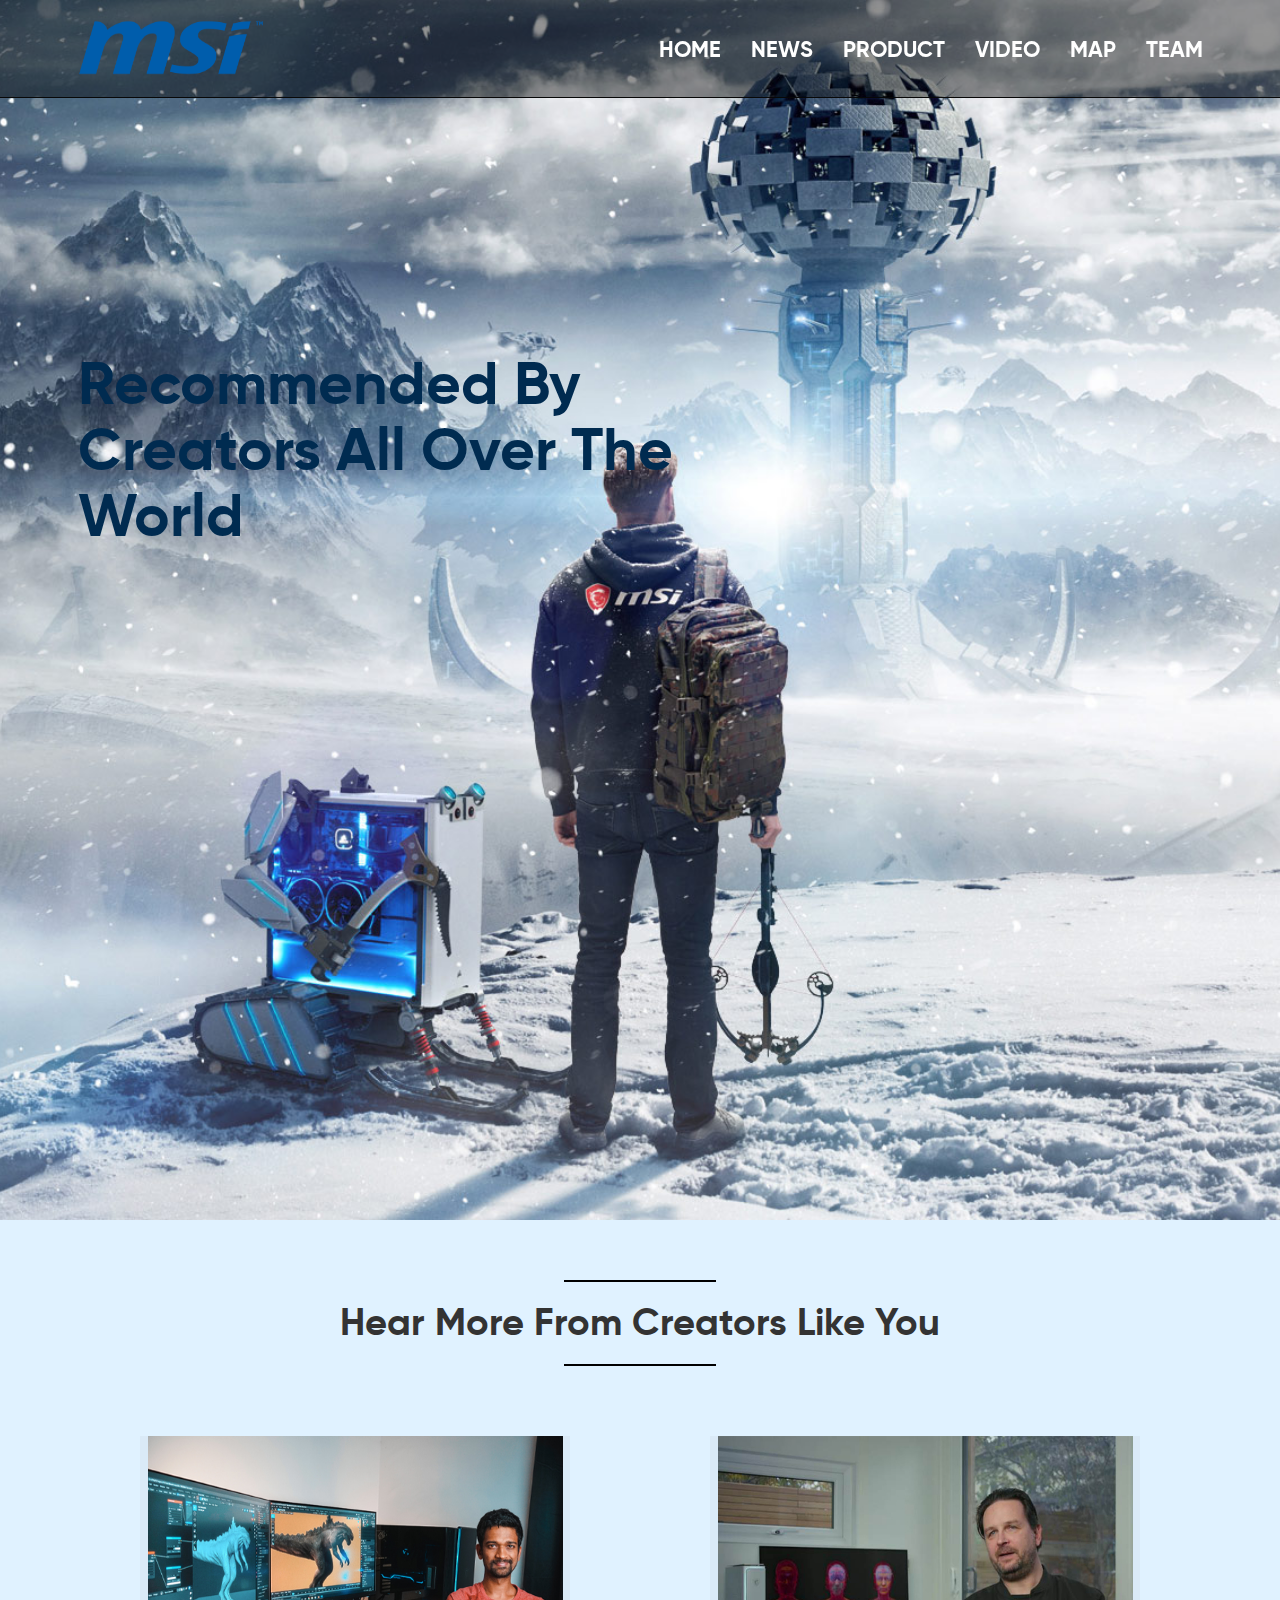
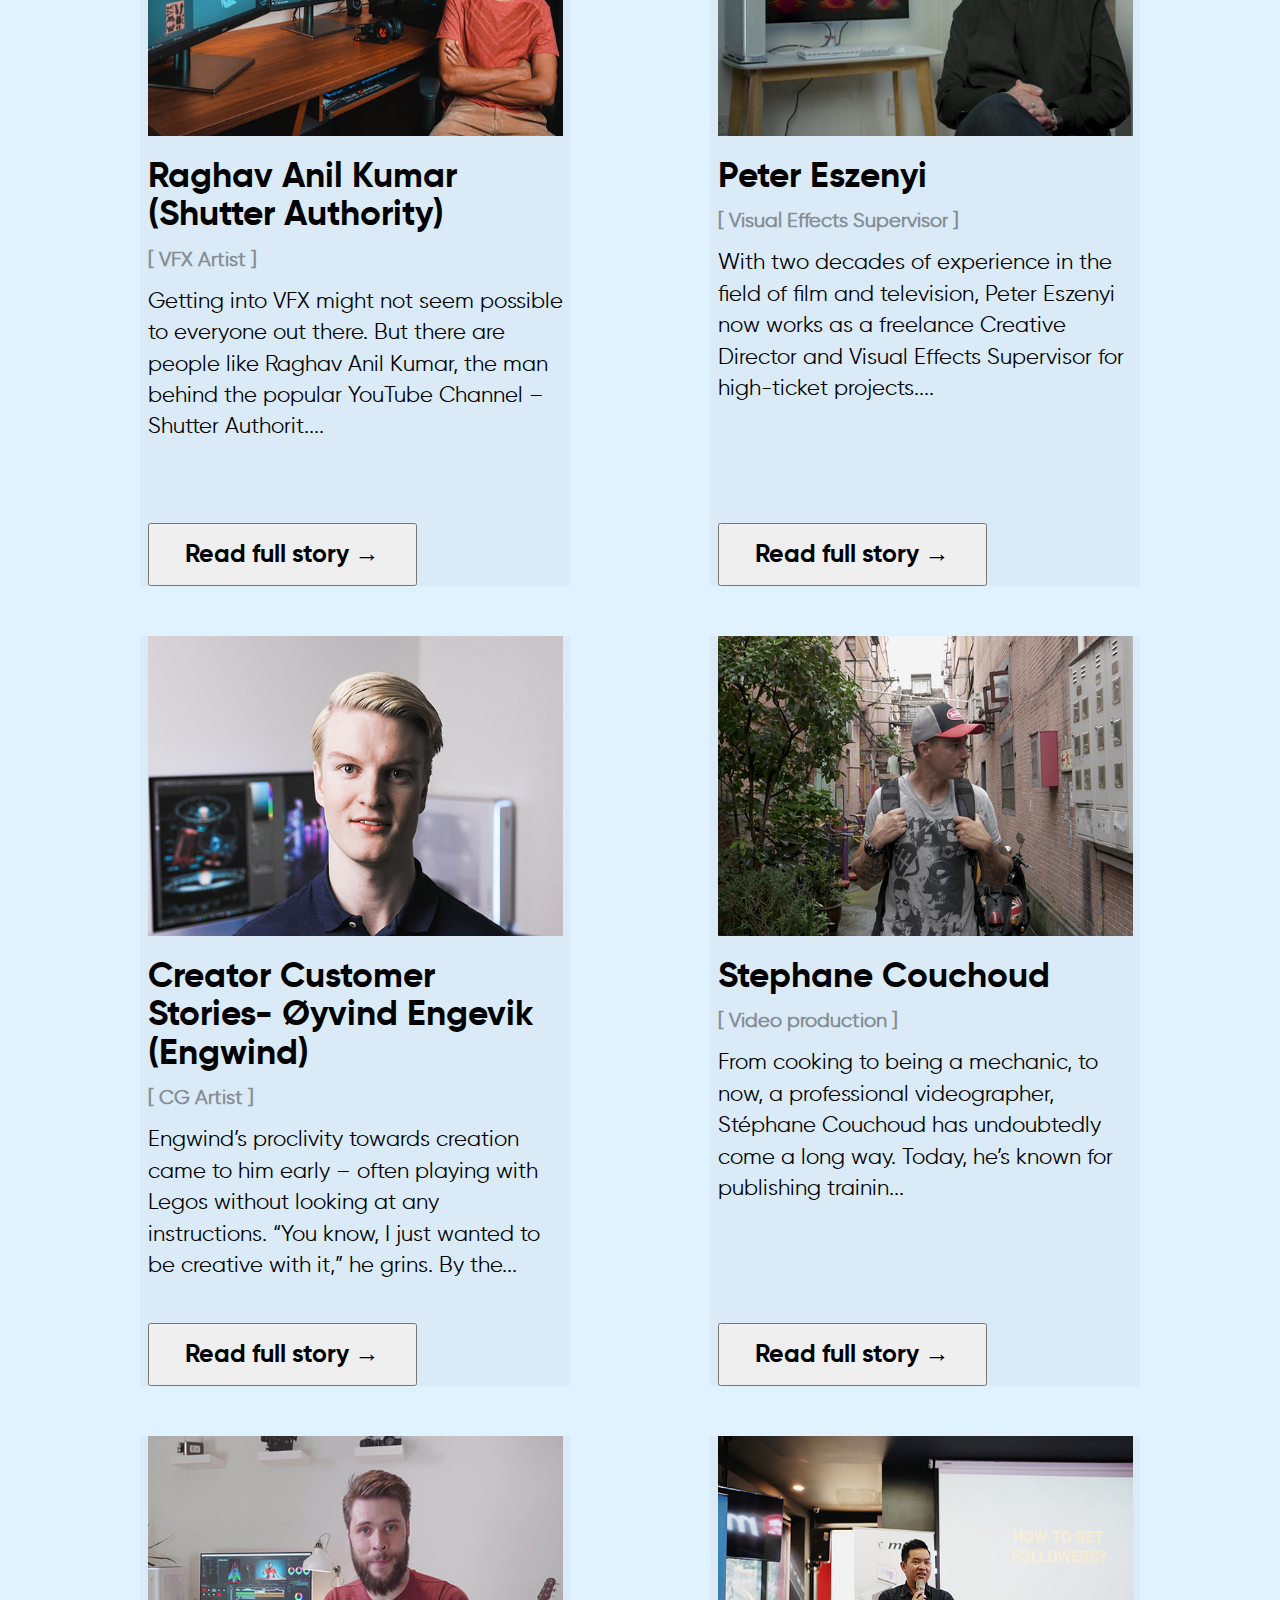
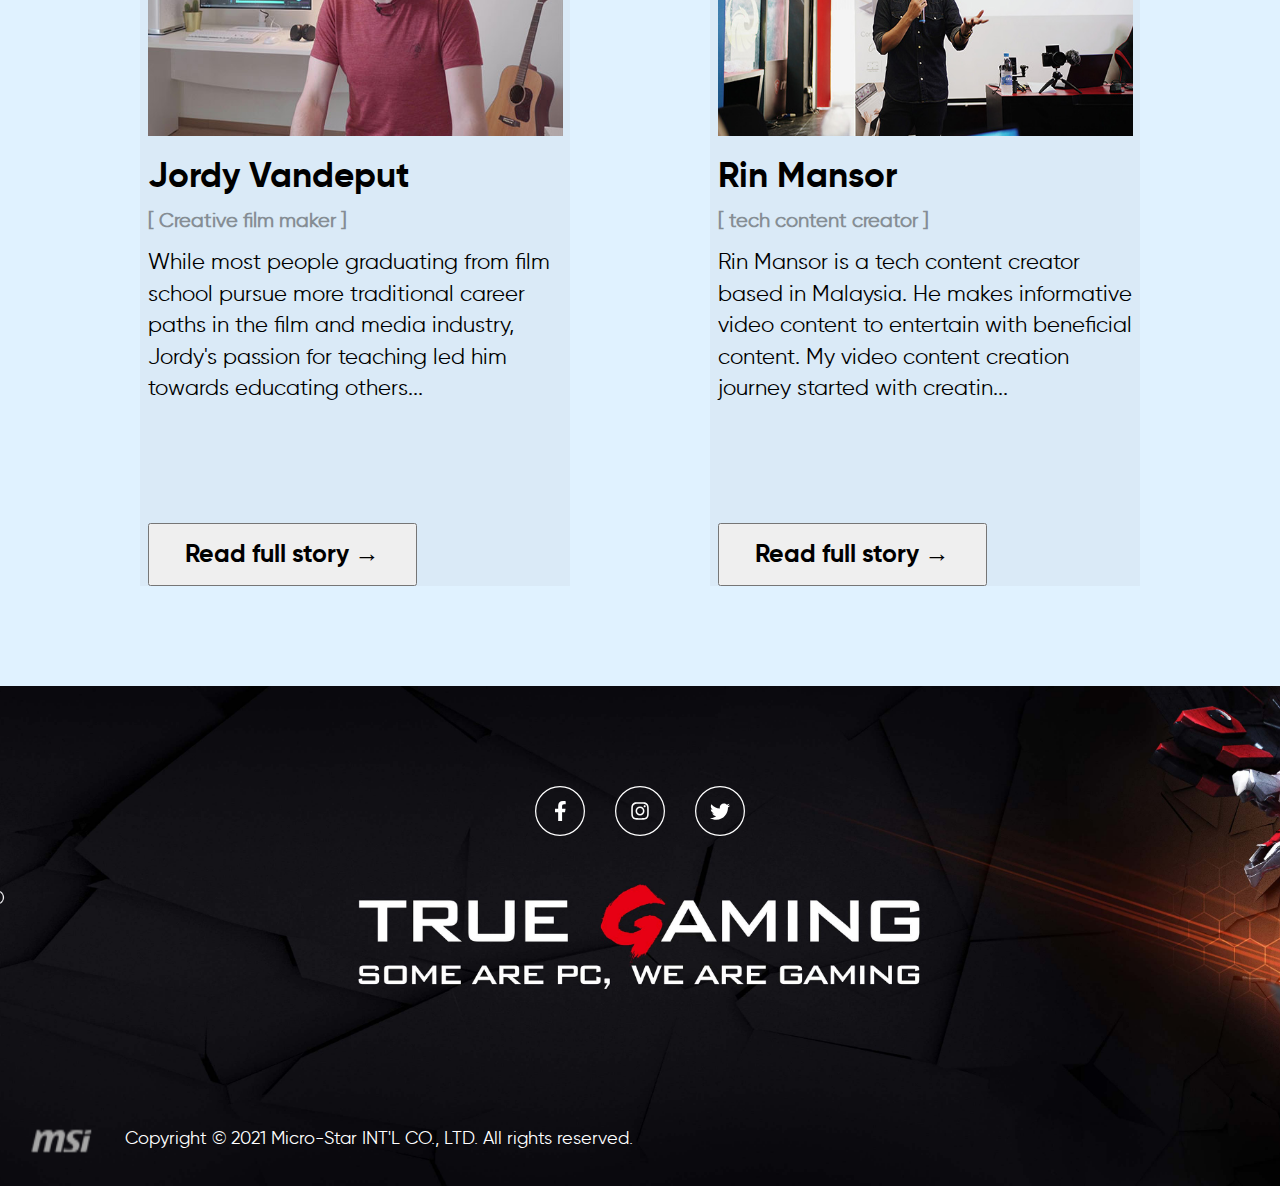
<file: contact.html>
<!DOCTYPE html>
<html lang="en">
  <head>
    <meta charset="UTF-8" />
    <meta http-equiv="X-UA-Compatible" content="IE=edge" />
    <meta name="viewport" content="width=device-width, initial-scale=1.0" />
    <title>Contact</title>
    <link rel="shortcut icon" href="img/favicon.ico" type="image/x-icon" />
    <link rel="stylesheet" href="css/bootstrap.min.css" />
    <link rel="stylesheet" href="css/bootstrap-grid.min.css" />
    <link rel="stylesheet" href="css/style.css" />
  </head>
  <body>
    <header>
      <nav class="navbar navbar-inverse navbar-fixed-top">
        <div class="container">
          <div class="navbar-header">
            <button
              type="button"
              class="navbar-toggle"
              data-toggle="collapse"
              data-target="#myNavbar"
            >
              <span class="icon-bar"></span>
              <span class="icon-bar"></span>
              <span class="icon-bar"></span>
            </button>
            <a class="navbar-brand" target="_blank" href="https://ua.msi.com/"
              ><img src="img/logo.png" alt="logo"
            /></a>
          </div>
          <div class="collapse navbar-collapse" id="myNavbar">
            <ul class="nav navbar-nav navbar-right">
              <li class="smooth-scroll"><a href="index.html">Home</a></li>
              <li class="smooth-scroll"><a href="index.html#news">News</a></li>
              <li class="smooth-scroll">
                <a href="index.html#product">Product</a>
              </li>
              <li class="smooth-scroll">
                <a href="index.html#video_community">Video</a>
              </li>
              <li class="smooth-scroll">
                <a href="index.html#google_map">Map</a>
              </li>
              <li class="smooth-scroll"><a href="#teams">Team</a></li>
            </ul>
          </div>
        </div>
      </nav>
    </header>
    <main>
      <div class="container">
        <div class="row">
          <div class="col-8">
            <h1>Recommended By Creators All Over The World</h1>
            <!-- <p>
              Discover how MSI helps creators organize, optimize, and take their
              workflow to the next level
            </p> -->
          </div>
        </div>
      </div>
    </main>
    <section class="team" id="teams">
      <div class="container">
        <div class="row">
          <div class="col-12">
            <hr />
            <h2>Hear More From Creators Like You</h2>
            <hr />
          </div>
          <div class="col-xxl-4 col-lg-6 contact_box">
            <img src="img/contact/contact.jpg" alt="contact" />
            <h3>Raghav Anil Kumar (Shutter Authority)</h3>
            <h4>[ VFX Artist ]</h4>
            <p>
              Getting into VFX might not seem possible to everyone out there.
              But there are people like Raghav Anil Kumar, the man behind the
              popular YouTube Channel – Shutter Authorit....
            </p>
            <button>
              <a target="_blank" href="full_story/raghavAnilKumar.html"
                >Read full story &#8594;</a
              >
            </button>
          </div>
          <div class="col-xxl-4 col-lg-6 contact_box">
            <img src="img/contact/contact1.jpg" alt="contact" />
            <h3>Peter Eszenyi</h3>
            <h4>[ Visual Effects Supervisor ]</h4>
            <p>
              With two decades of experience in the field of film and
              television, Peter Eszenyi now works as a freelance Creative
              Director and Visual Effects Supervisor for high-ticket
              projects....
            </p>
            <button>
              <a target="_blank" href="">Read full story &#8594;</a>
            </button>
          </div>
          <div class="col-xxl-4 col-lg-6 contact_box">
            <img src="img/contact/contact2.jpg" alt="contact" />
            <h3>Creator Customer Stories- Øyvind Engevik (Engwind)</h3>
            <h4>[ CG Artist ]</h4>
            <p>
              Engwind’s proclivity towards creation came to him early – often
              playing with Legos without looking at any instructions. “You know,
              I just wanted to be creative with it,” he grins. By the...
            </p>
            <button>
              <a target="_blank" href="">Read full story &#8594;</a>
            </button>
          </div>
          <div class="col-xxl-4 col-lg-6 contact_box">
            <img src="img/contact/contact3.jpg" alt="contact" />
            <h3>Stephane Couchoud</h3>
            <h4>[ Video production ]</h4>
            <p>
              From cooking to being a mechanic, to now, a professional
              videographer, Stéphane Couchoud has undoubtedly come a long way.
              Today, he’s known for publishing trainin...
            </p>
            <button>
              <a target="_blank" href="">Read full story &#8594;</a>
            </button>
          </div>
          <div class="col-xxl-4 col-lg-6 contact_box">
            <img src="img/contact/contact4.jpg" alt="contact" />
            <h3>Jordy Vandeput</h3>
            <h4>[ Creative film maker ]</h4>
            <p>
              While most people graduating from film school pursue more
              traditional career paths in the film and media industry, Jordy's
              passion for teaching led him towards educating others...
            </p>
            <button>
              <a target="_blank" href="">Read full story &#8594;</a>
            </button>
          </div>
          <div class="col-xxl-4 col-lg-6 contact_box">
            <img src="img/contact/contact5.jpg" alt="contact" />
            <h3>Rin Mansor</h3>
            <h4>[ tech content creator ]</h4>
            <p>
              Rin Mansor is a tech content creator based in Malaysia. He makes
              informative video content to entertain with beneficial content. My
              video content creation journey started with creatin...
            </p>
            <button>
              <a target="_blank" href="">Read full story &#8594;</a>
            </button>
          </div>
        </div>
      </div>
    </section>

    <footer id="contact">
      <div class="container">
        <div class="row">
          <div class="col-12 footer">
            <img src="img/logo-footer.png" alt="logo-footer" />
            <p>
              Copyright © 2021 Micro-Star INT'L CO., LTD. All rights reserved.
            </p>
          </div>
        </div>
      </div>
      <div class="social_network">
        <div class="social_icon">
          <a target="_blank" href="https://www.facebook.com/MSIGamingUkraine/"
            ><img src="svg/Facebook.svg" alt="Facebook"
          /></a>
        </div>
        <div class="social_icon">
          <a target="_blank" href="https://www.instagram.com/msigaming_ukraine/"
            ><img src="svg/Instagram.svg" alt="Instagram"
          /></a>
        </div>
        <div class="social_icon">
          <a target="_blank" href="https://twitter.com/msiUA"
            ><img src="svg/Twitter.svg" alt="Twitter"
          /></a>
        </div>
      </div>
    </footer>

    <script src="js/jquery-1.11.3.min.js"></script>
    <script src="js/bootstrap.min.js"></script>
    <script src="https://ajax.googleapis.com/ajax/libs/jquery/3.6.0/jquery.min.js"></script>
    <!-- <script src="https://maps.googleapis.com/maps/api/js?key=AIzaSyCmp1xjkDqsj5b28fY2XLut6yIvuWLEkAs"></script> -->
    <!-- <script src="js/pgwslider.min.js"></script>
    <script src="https://cdnjs.cloudflare.com/ajax/libs/jquery-easing/1.3/jquery.easing.min.js"></script>
    <script src="js/main.js"></script> -->
  </body>
</html>
</file>
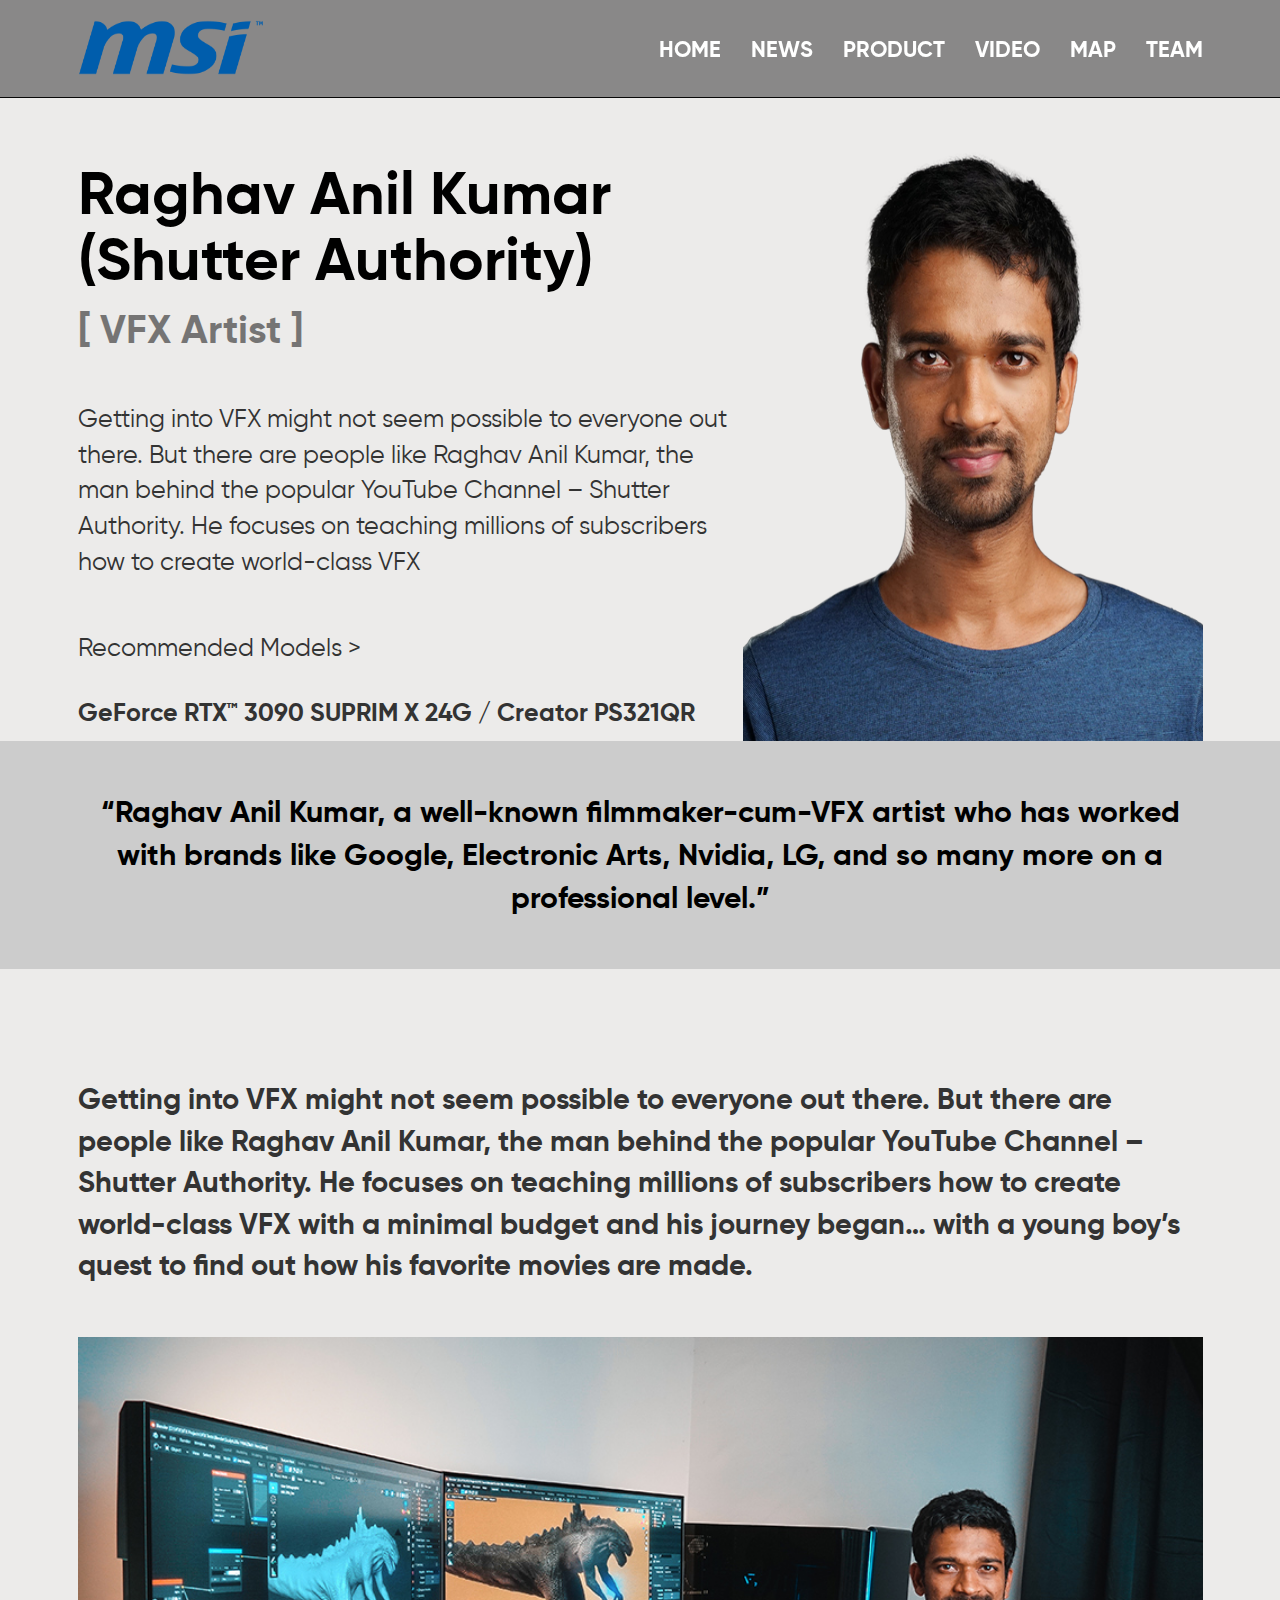
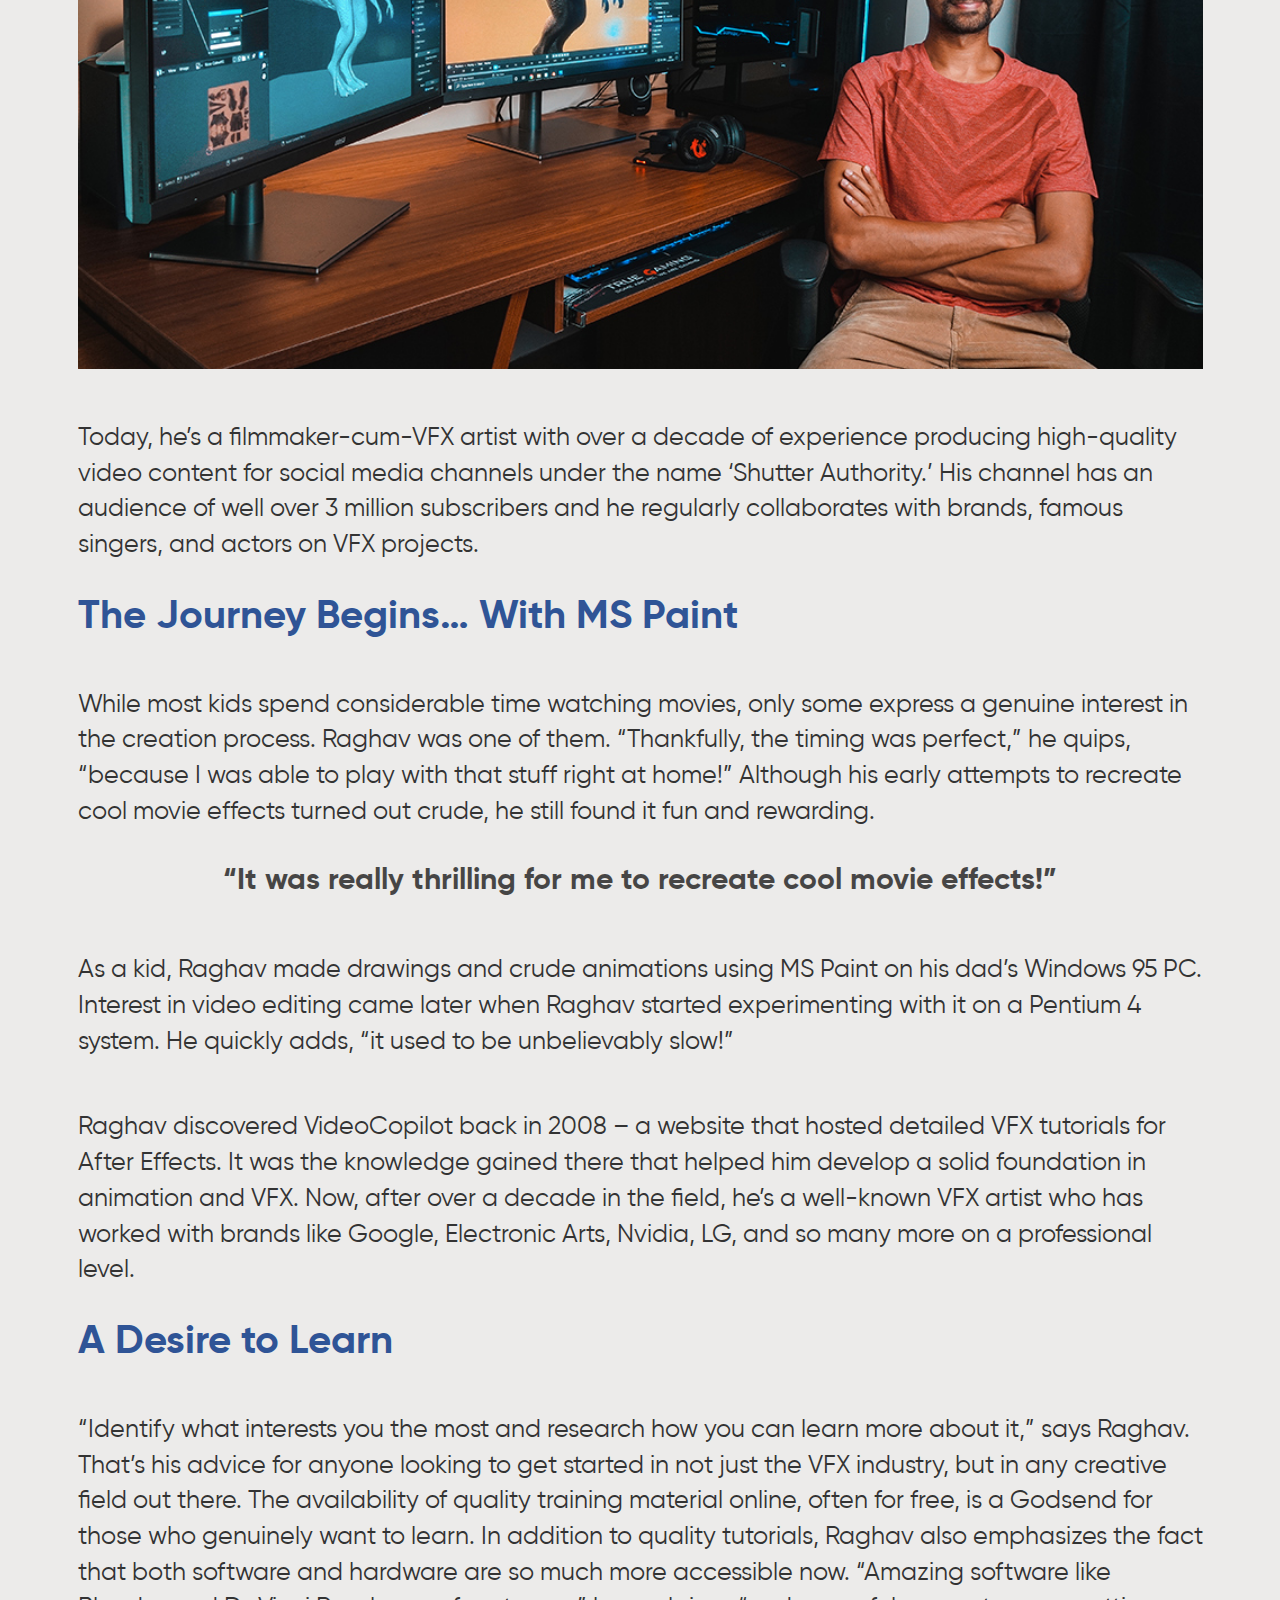
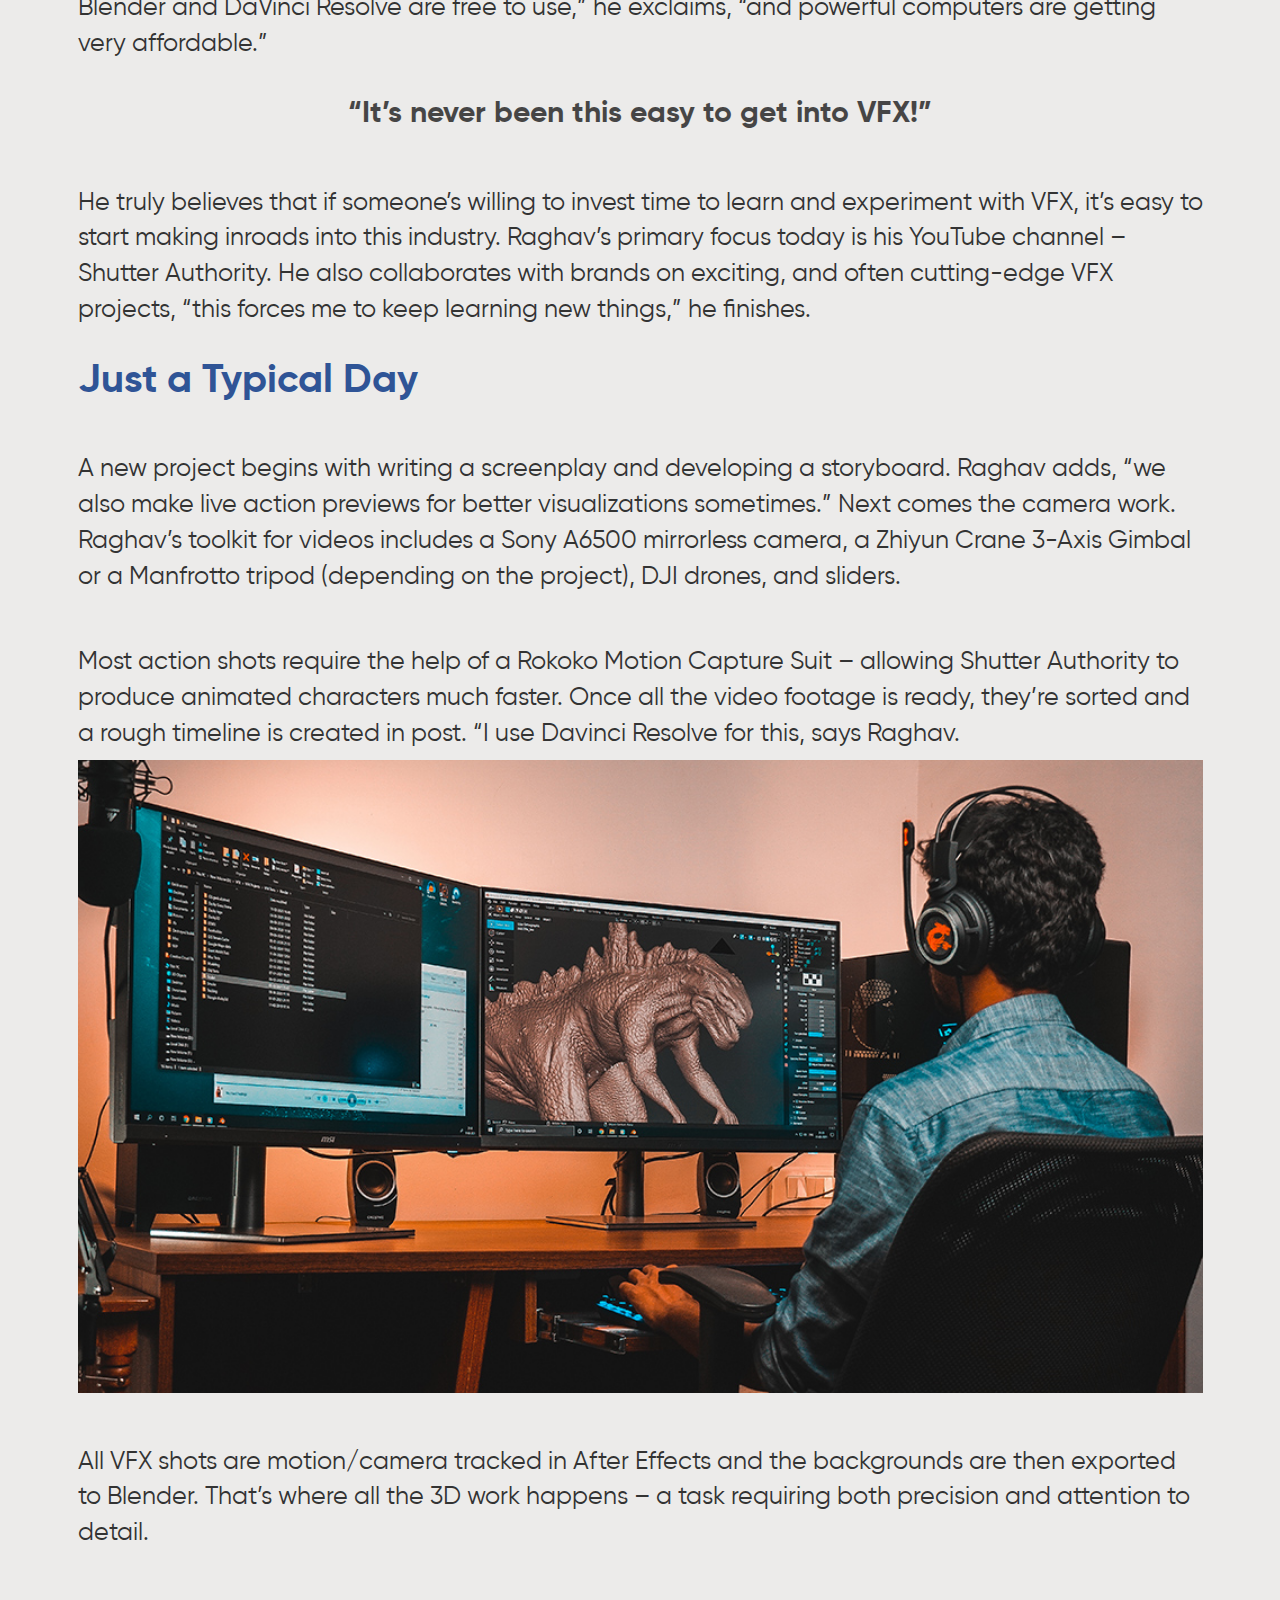
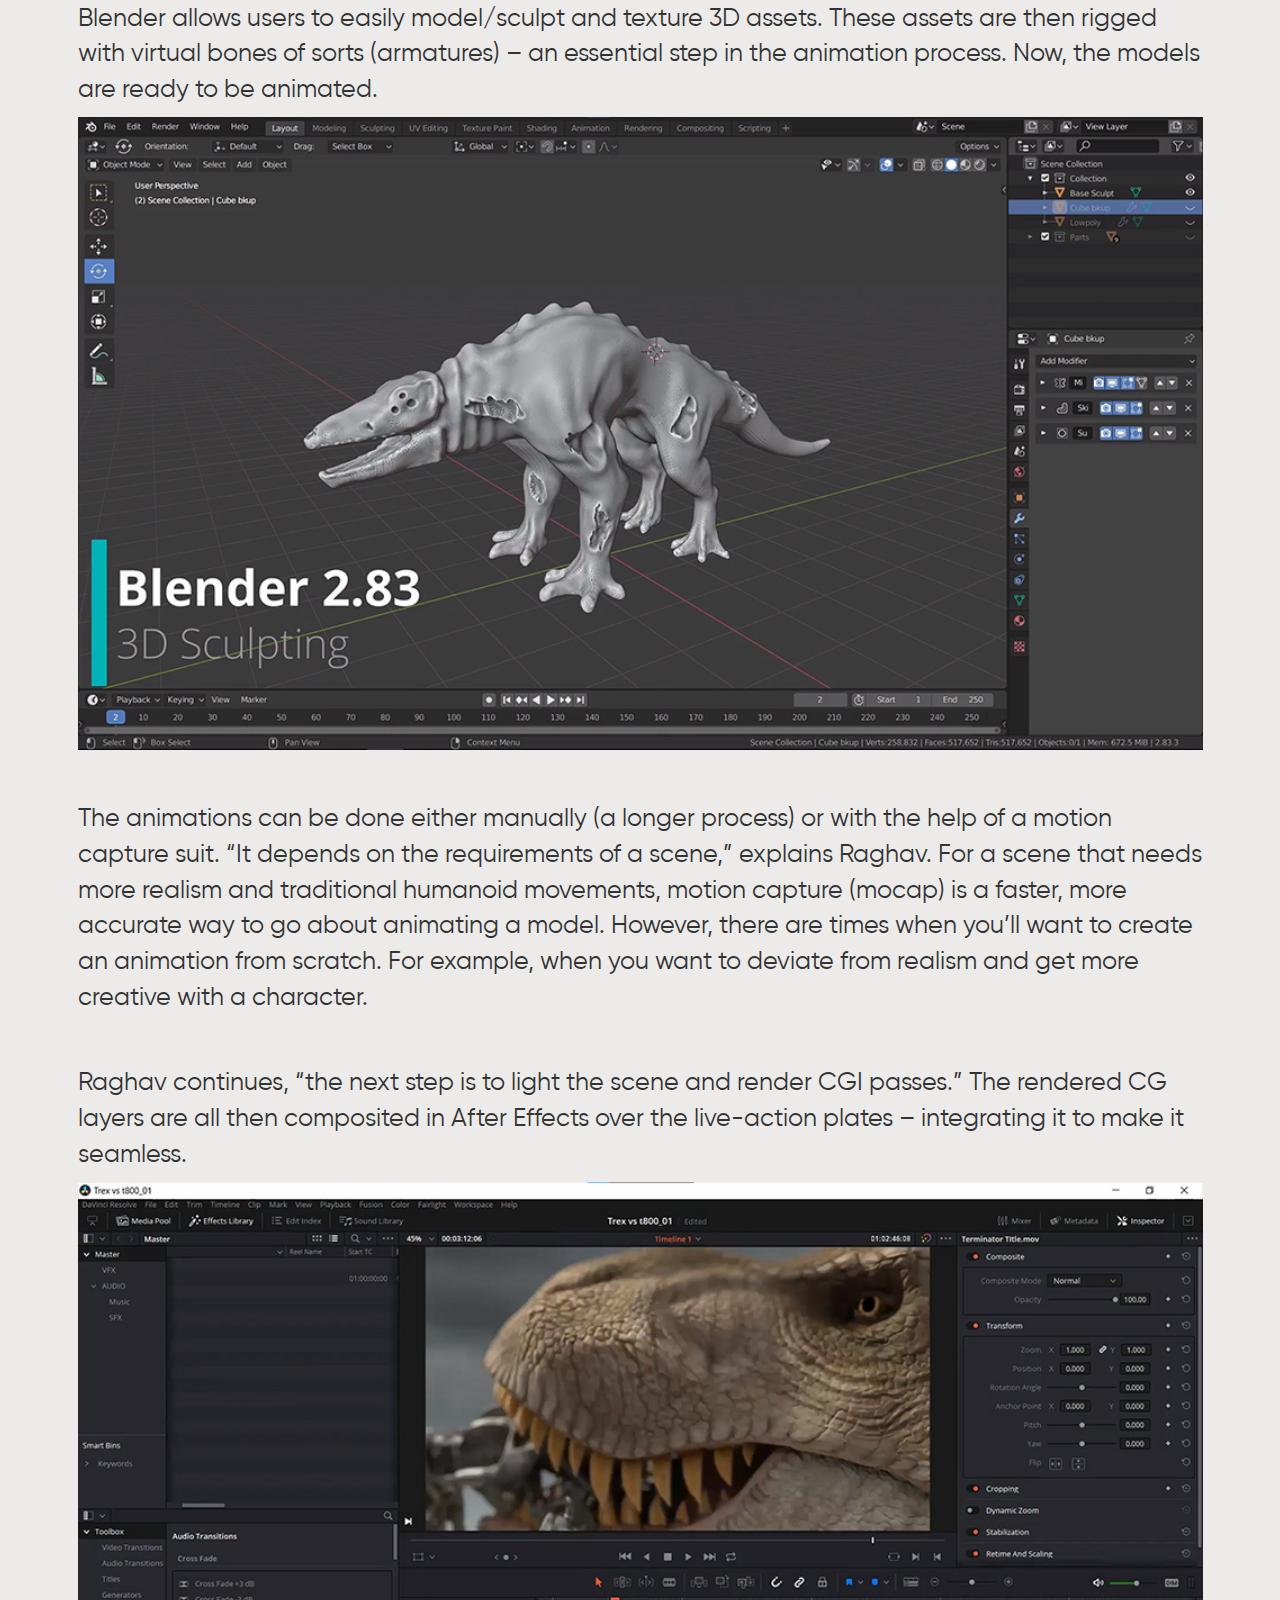
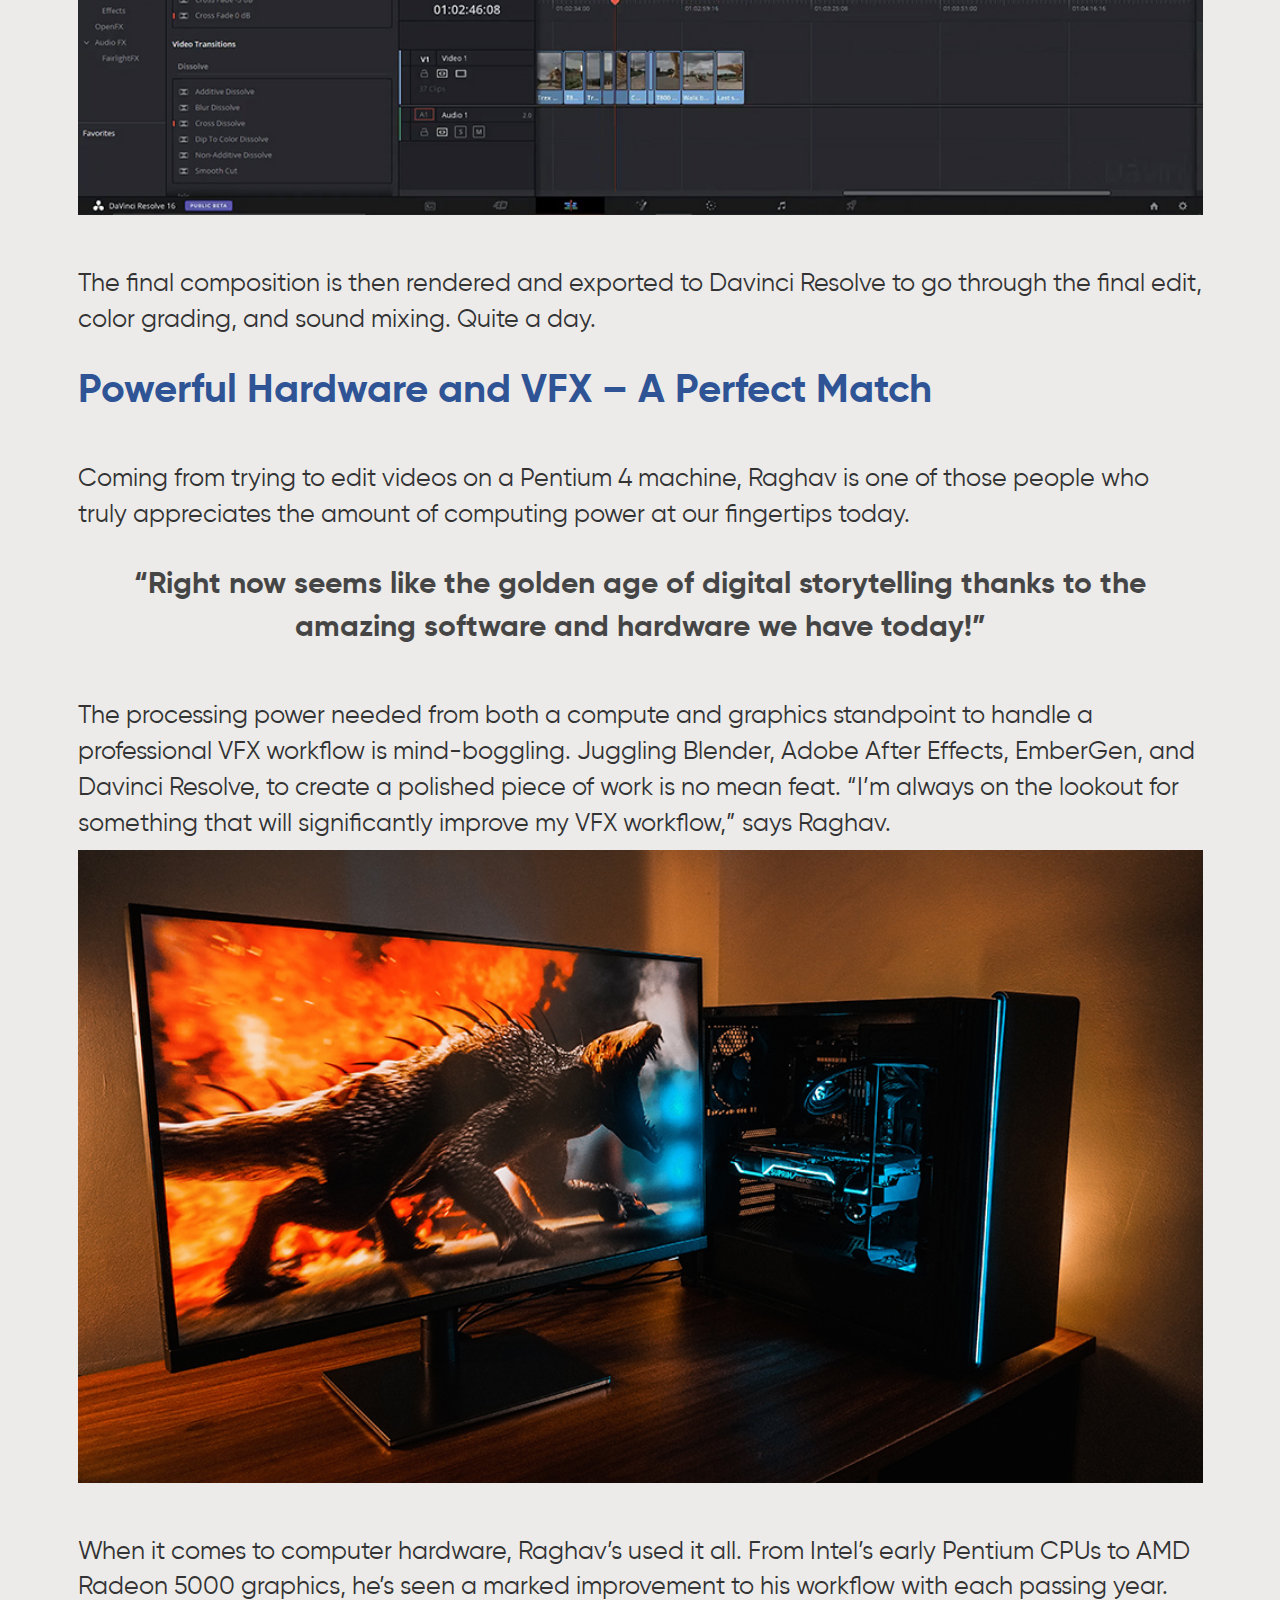
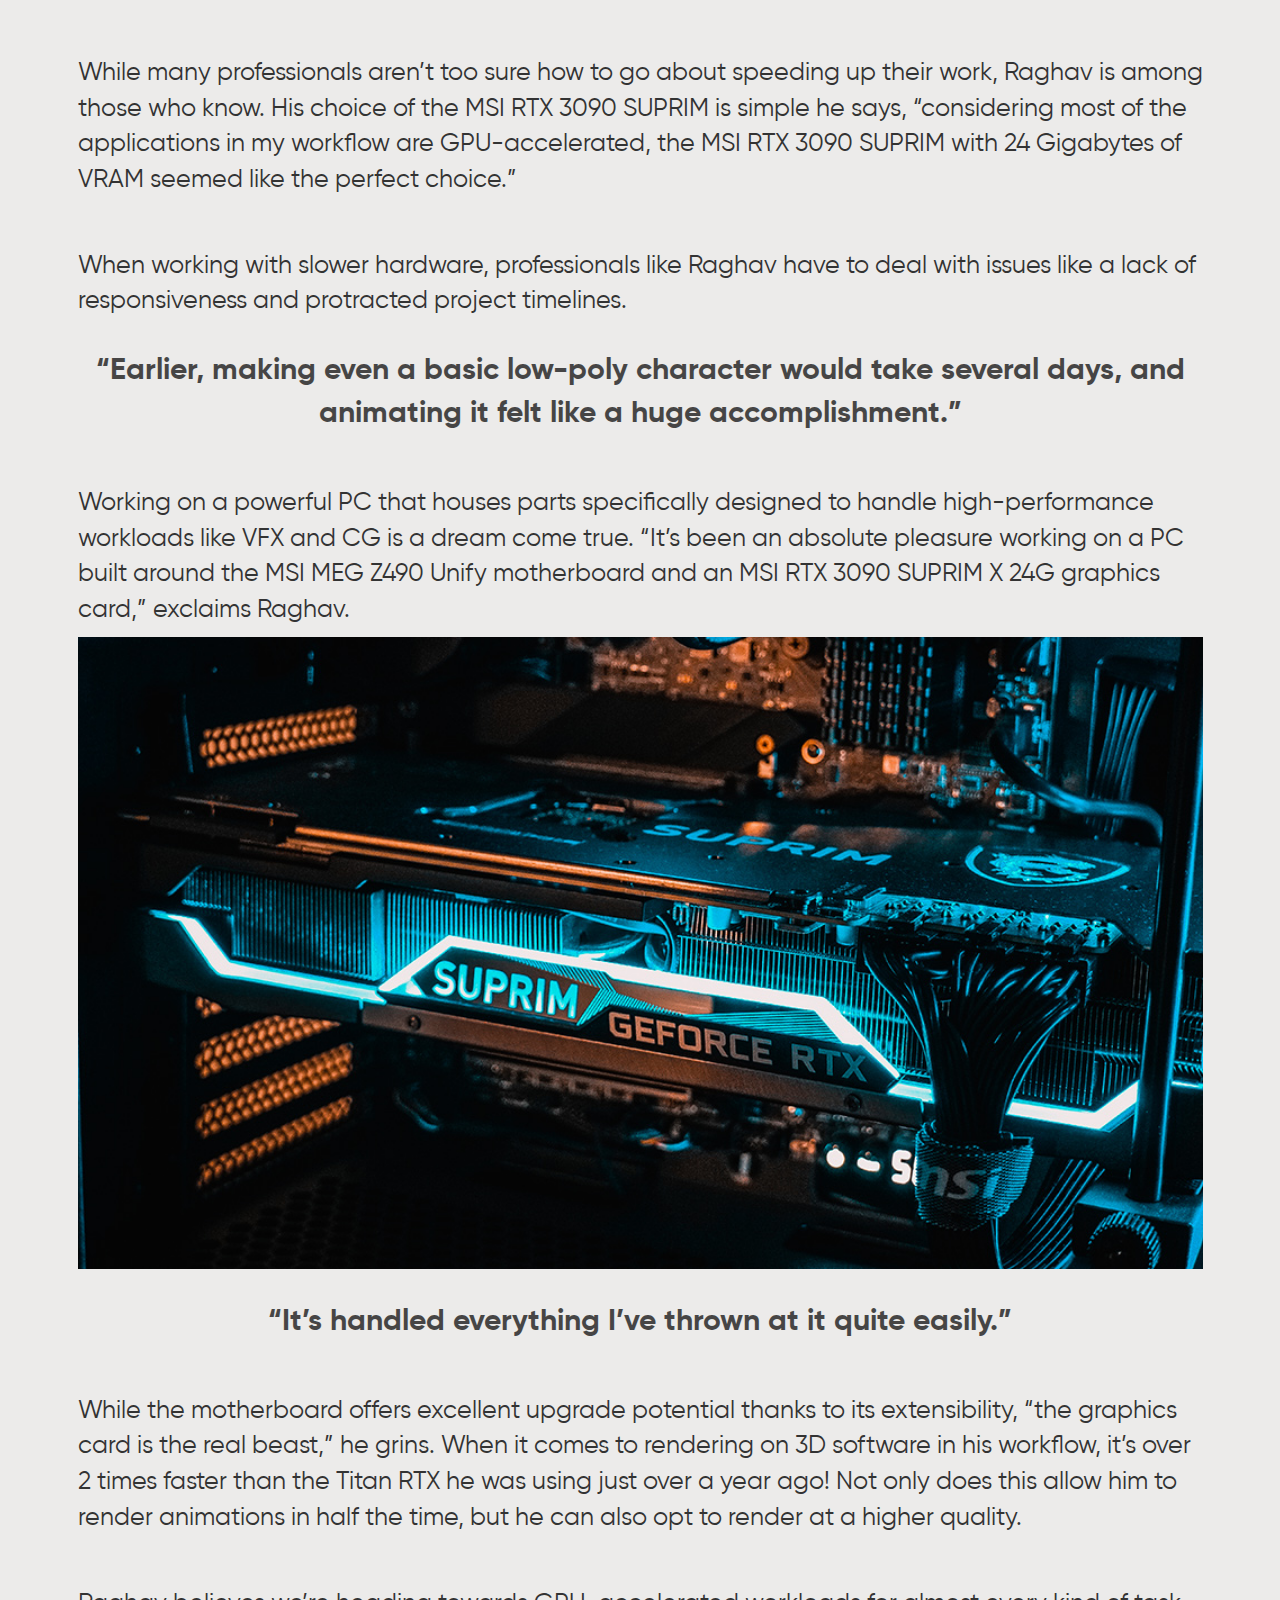
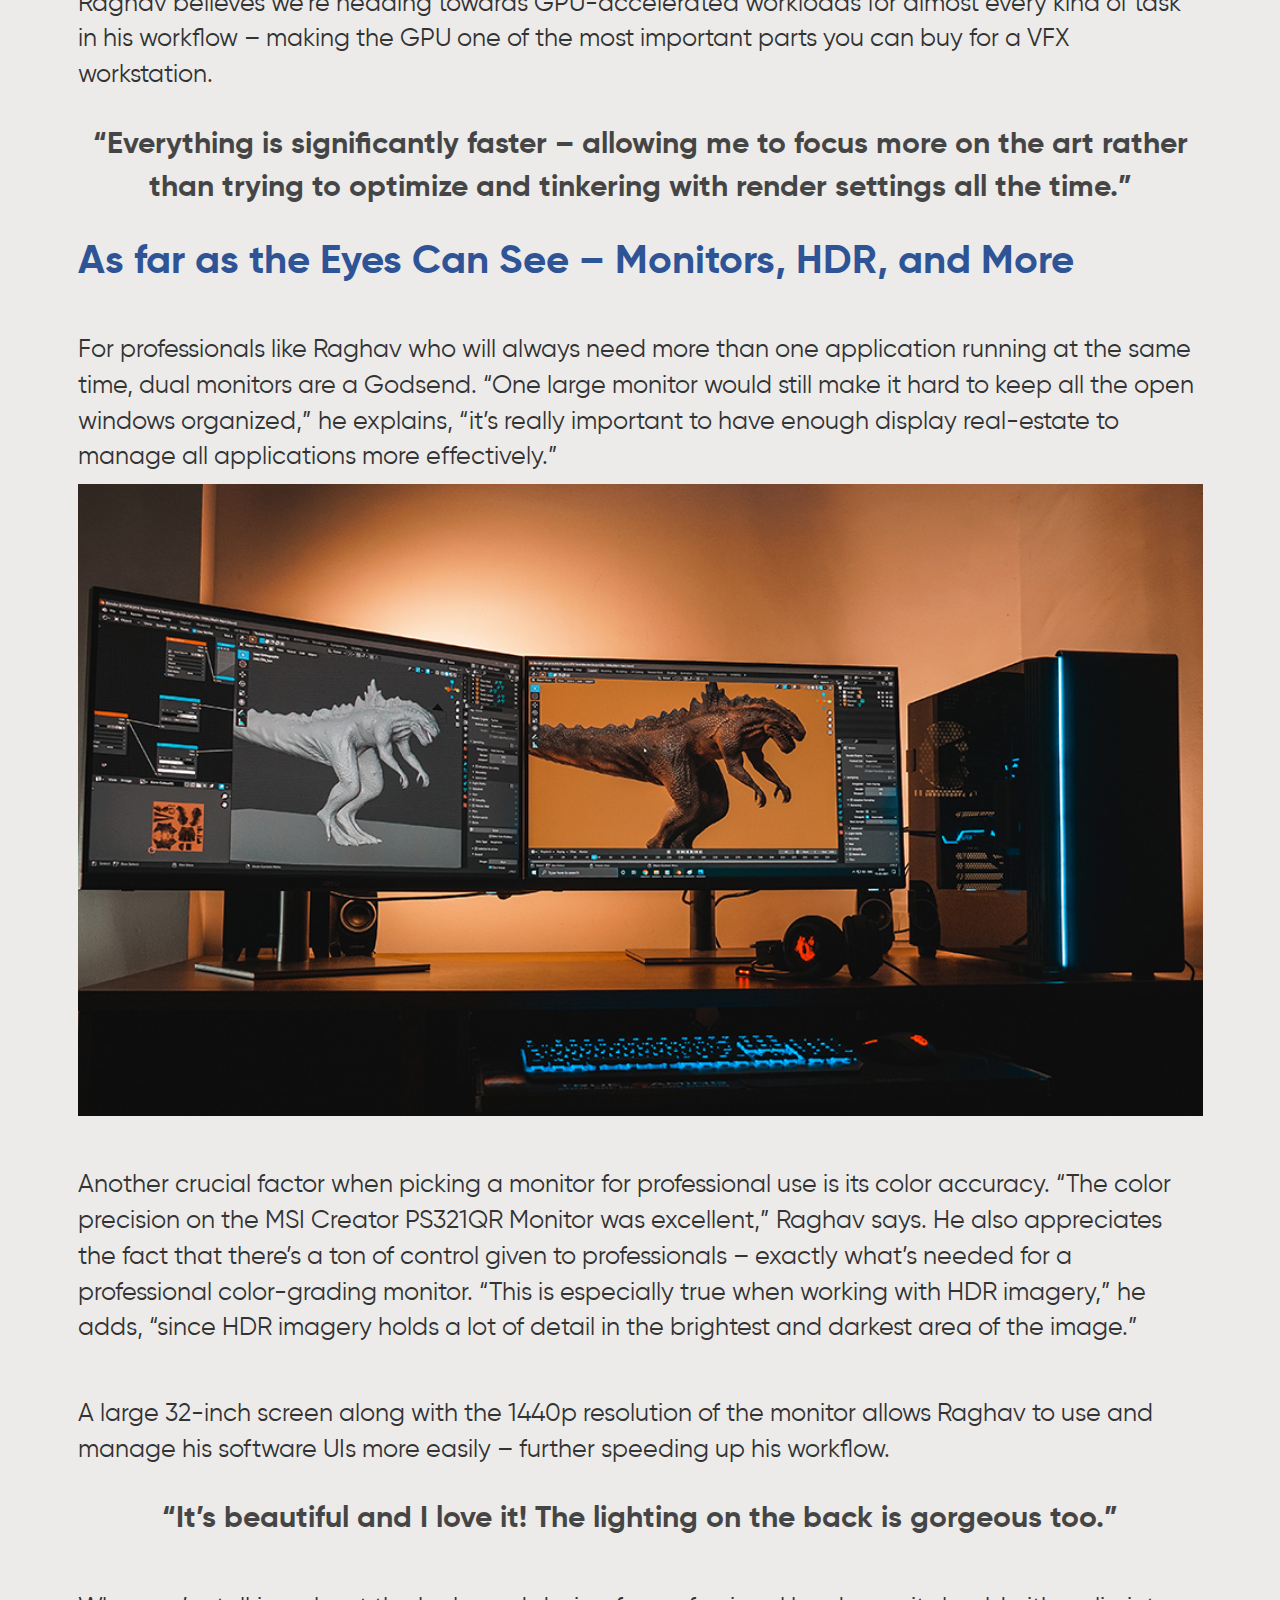
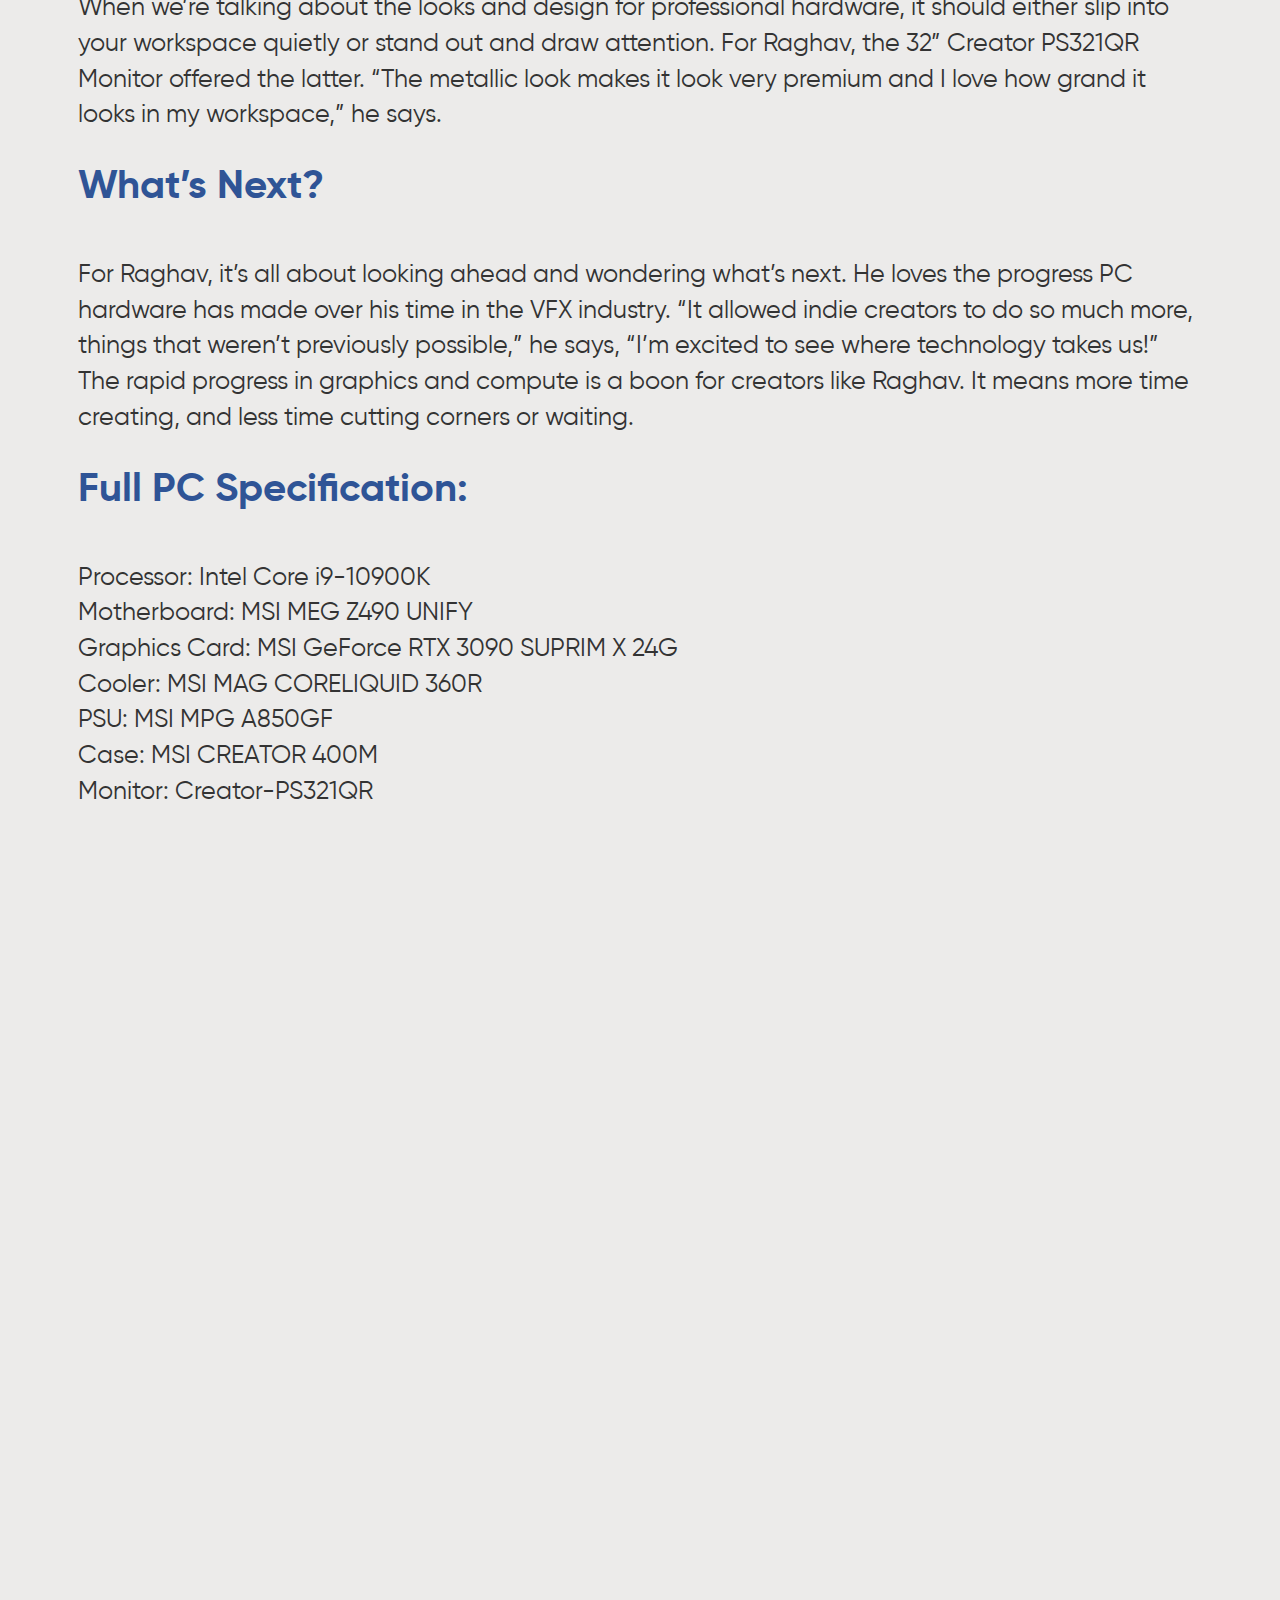
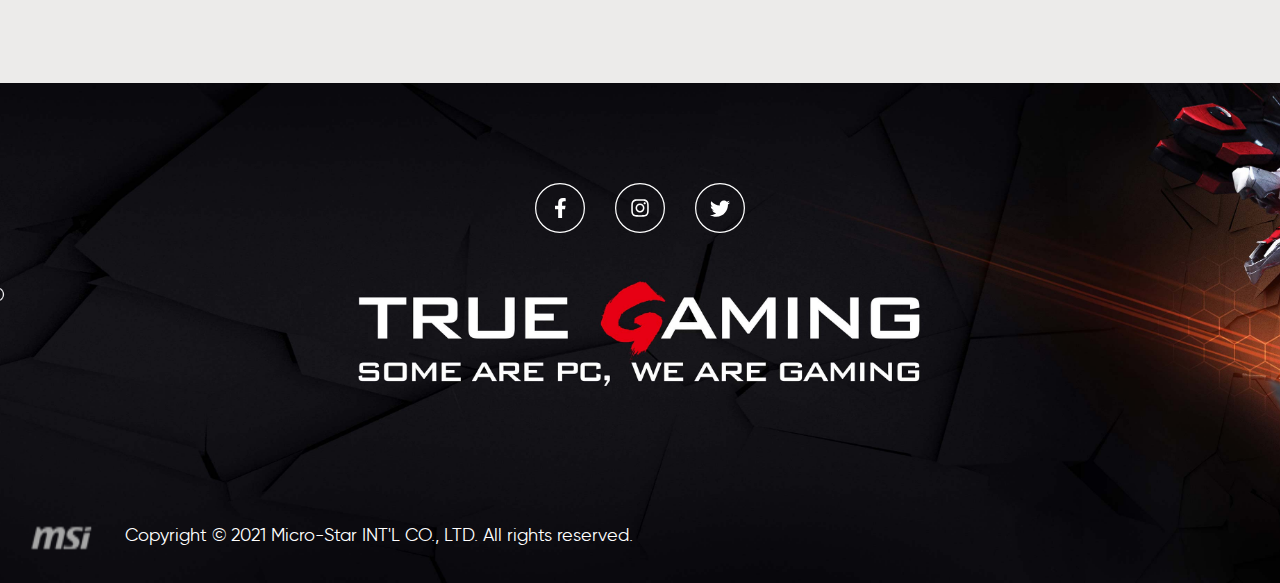
<file: full_story/raghavAnilKumar.html>
<!DOCTYPE html>
<html lang="en">
  <head>
    <meta charset="UTF-8" />
    <meta http-equiv="X-UA-Compatible" content="IE=edge" />
    <meta name="viewport" content="width=device-width, initial-scale=1.0" />
    <title>Raghav Anil Kumar</title>
    <link rel="shortcut icon" href="../img/favicon.ico" type="image/x-icon" />
    <link rel="stylesheet" href="../css/bootstrap.min.css" />
    <link rel="stylesheet" href="../css/bootstrap-grid.min.css" />
    <link rel="stylesheet" href="../css/style.css" />
  </head>
  <body>
    <header>
      <nav class="navbar navbar-inverse navbar-fixed-top">
        <div class="container">
          <div class="navbar-header">
            <button
              type="button"
              class="navbar-toggle"
              data-toggle="collapse"
              data-target="#myNavbar"
            >
              <span class="icon-bar"></span>
              <span class="icon-bar"></span>
              <span class="icon-bar"></span>
            </button>
            <a class="navbar-brand" target="_blank" href="https://ua.msi.com/"
              ><img src="../img/logo.png" alt="logo"
            /></a>
          </div>
          <div class="collapse navbar-collapse" id="myNavbar">
            <ul class="nav navbar-nav navbar-right">
              <li class="smooth-scroll"><a href="../index.html">Home</a></li>
              <li class="smooth-scroll">
                <a href="../index.html#news">News</a>
              </li>
              <li class="smooth-scroll">
                <a href="../index.html#product">Product</a>
              </li>
              <li class="smooth-scroll">
                <a href="../index.html#video_community">Video</a>
              </li>
              <li class="smooth-scroll">
                <a href="../index.html#google_map">Map</a>
              </li>
              <li class="smooth-scroll"><a href="../contact.html">Team</a></li>
            </ul>
          </div>
        </div>
      </nav>
    </header>
    <section class="information">
      <div class="container">
        <div class="row">
          <div class="col-xl-7 col-sm-12">
            <h1>Raghav Anil Kumar (Shutter Authority)</h1>
            <h3>[ VFX Artist ]</h3>
            <p class="first_text">
              Getting into VFX might not seem possible to everyone out there.
              But there are people like Raghav Anil Kumar, the man behind the
              popular YouTube Channel – Shutter Authority. He focuses on
              teaching millions of subscribers how to create world-class VFX
            </p>
            <p class="first_text">Recommended Models &gt;</p>
            <p class="second_text">
              GeForce RTX™ 3090 SUPRIM X 24G / Creator PS321QR
            </p>
          </div>
          <div class="col-xl-5 col-sm-12">
            <img
              class="face"
              src="../img/contact/RaghavAnilKumar.png"
              alt="RaghavAnilKumar"
            />
          </div>
        </div>
      </div>
    </section>
    <section class="quotes">
      <div class="container">
        <div class="row">
          <div class="col-12">
            <q
              >Raghav Anil Kumar, a well-known filmmaker-cum-VFX artist who has
              worked with brands like Google, Electronic Arts, Nvidia, LG, and
              so many more on a professional level.</q
            >
          </div>
        </div>
      </div>
    </section>
    <section class="information">
      <div class="container">
        <div class="row">
          <div class="col-12">
            <p class="second">
              Getting into VFX might not seem possible to everyone out there.
              But there are people like Raghav Anil Kumar, the man behind the
              popular YouTube Channel – Shutter Authority. He focuses on
              teaching millions of subscribers how to create world-class VFX
              with a minimal budget and his journey began… with a young boy’s
              quest to find out how his favorite movies are made.
            </p>
          </div>
          <div class="col-12">
            <img
              src="../img/contact/RaghavAnilKumar1.jpg"
              alt="RaghavAnilKumar"
            />
          </div>
          <div class="col-12">
            <p class="first_text">
              Today, he’s a filmmaker-cum-VFX artist with over a decade of
              experience producing high-quality video content for social media
              channels under the name ‘Shutter Authority.’ His channel has an
              audience of well over 3 million subscribers and he regularly
              collaborates with brands, famous singers, and actors on VFX
              projects.
            </p>
            <h2>The Journey Begins… With MS Paint</h2>
            <p class="first_text">
              While most kids spend considerable time watching movies, only some
              express a genuine interest in the creation process. Raghav was one
              of them. “Thankfully, the timing was perfect,” he quips, “because
              I was able to play with that stuff right at home!” Although his
              early attempts to recreate cool movie effects turned out crude, he
              still found it fun and rewarding.
            </p>
            <q
              >It was really thrilling for me to recreate cool movie effects!</q
            >
            <p class="first_text">
              As a kid, Raghav made drawings and crude animations using MS Paint
              on his dad’s Windows 95 PC. Interest in video editing came later
              when Raghav started experimenting with it on a Pentium 4 system.
              He quickly adds, “it used to be unbelievably slow!”
            </p>
            <p class="first_text">
              Raghav discovered VideoCopilot back in 2008 – a website that
              hosted detailed VFX tutorials for After Effects. It was the
              knowledge gained there that helped him develop a solid foundation
              in animation and VFX. Now, after over a decade in the field, he’s
              a well-known VFX artist who has worked with brands like Google,
              Electronic Arts, Nvidia, LG, and so many more on a professional
              level.
            </p>
            <h2>A Desire to Learn</h2>
            <p class="first_text">
              “Identify what interests you the most and research how you can
              learn more about it,” says Raghav. That’s his advice for anyone
              looking to get started in not just the VFX industry, but in any
              creative field out there. The availability of quality training
              material online, often for free, is a Godsend for those who
              genuinely want to learn. In addition to quality tutorials, Raghav
              also emphasizes the fact that both software and hardware are so
              much more accessible now. “Amazing software like Blender and
              DaVinci Resolve are free to use,” he exclaims, “and powerful
              computers are getting very affordable.”
            </p>
            <q>It’s never been this easy to get into VFX!</q>
            <p class="first_text">
              He truly believes that if someone’s willing to invest time to
              learn and experiment with VFX, it’s easy to start making inroads
              into this industry. Raghav’s primary focus today is his YouTube
              channel – Shutter Authority. He also collaborates with brands on
              exciting, and often cutting-edge VFX projects, “this forces me to
              keep learning new things,” he finishes.
            </p>
            <h2>Just a Typical Day</h2>
            <p class="first_text">
              A new project begins with writing a screenplay and developing a
              storyboard. Raghav adds, “we also make live action previews for
              better visualizations sometimes.” Next comes the camera work.
              Raghav’s toolkit for videos includes a Sony A6500 mirrorless
              camera, a Zhiyun Crane 3-Axis Gimbal or a Manfrotto tripod
              (depending on the project), DJI drones, and sliders.
            </p>
            <p class="first_text">
              Most action shots require the help of a Rokoko Motion Capture Suit
              – allowing Shutter Authority to produce animated characters much
              faster. Once all the video footage is ready, they’re sorted and a
              rough timeline is created in post. “I use Davinci Resolve for
              this, says Raghav.
            </p>
            <div class="col-12">
              <img
                src="../img/contact/RaghavAnilKumar2.jpg"
                alt="RaghavAnilKumar"
              />
            </div>
            <p class="first_text">
              All VFX shots are motion/camera tracked in After Effects and the
              backgrounds are then exported to Blender. That’s where all the 3D
              work happens – a task requiring both precision and attention to
              detail.
            </p>
            <p class="first_text">
              Blender allows users to easily model/sculpt and texture 3D assets.
              These assets are then rigged with virtual bones of sorts
              (armatures) – an essential step in the animation process. Now, the
              models are ready to be animated.
            </p>
            <div class="col-12">
              <img
                src="../img/contact/RaghavAnilKumar3.jpg"
                alt="RaghavAnilKumar"
              />
            </div>
            <p class="first_text">
              The animations can be done either manually (a longer process) or
              with the help of a motion capture suit. “It depends on the
              requirements of a scene,” explains Raghav. For a scene that needs
              more realism and traditional humanoid movements, motion capture
              (mocap) is a faster, more accurate way to go about animating a
              model. However, there are times when you’ll want to create an
              animation from scratch. For example, when you want to deviate from
              realism and get more creative with a character.
            </p>
            <p class="first_text">
              Raghav continues, “the next step is to light the scene and render
              CGI passes.” The rendered CG layers are all then composited in
              After Effects over the live-action plates – integrating it to make
              it seamless.
            </p>
            <div class="col-12">
              <img
                src="../img/contact/RaghavAnilKumar4.jpg"
                alt="RaghavAnilKumar"
              />
            </div>
            <p class="first_text">
              The final composition is then rendered and exported to Davinci
              Resolve to go through the final edit, color grading, and sound
              mixing. Quite a day.
            </p>
            <h2>Powerful Hardware and VFX – A Perfect Match</h2>
            <p class="first_text">
              Coming from trying to edit videos on a Pentium 4 machine, Raghav
              is one of those people who truly appreciates the amount of
              computing power at our fingertips today.
            </p>
            <q
              >Right now seems like the golden age of digital storytelling
              thanks to the amazing software and hardware we have today!</q
            >
            <p class="first_text">
              The processing power needed from both a compute and graphics
              standpoint to handle a professional VFX workflow is mind-boggling.
              Juggling Blender, Adobe After Effects, EmberGen, and Davinci
              Resolve, to create a polished piece of work is no mean feat. “I’m
              always on the lookout for something that will significantly
              improve my VFX workflow,” says Raghav.
            </p>
            <div class="col-12">
              <img
                src="../img/contact/RaghavAnilKumar5.jpg"
                alt="RaghavAnilKumar"
              />
            </div>
            <p class="first_text">
              When it comes to computer hardware, Raghav’s used it all. From
              Intel’s early Pentium CPUs to AMD Radeon 5000 graphics, he’s seen
              a marked improvement to his workflow with each passing year.
            </p>
            <p class="first_text">
              While many professionals aren’t too sure how to go about speeding
              up their work, Raghav is among those who know. His choice of the
              MSI RTX 3090 SUPRIM is simple he says, “considering most of the
              applications in my workflow are GPU-accelerated, the MSI RTX 3090
              SUPRIM with 24 Gigabytes of VRAM seemed like the perfect choice.”
            </p>
            <p class="first_text">
              When working with slower hardware, professionals like Raghav have
              to deal with issues like a lack of responsiveness and protracted
              project timelines.
            </p>
            <q
              >Earlier, making even a basic low-poly character would take
              several days, and animating it felt like a huge accomplishment.</q
            >
            <p class="first_text">
              Working on a powerful PC that houses parts specifically designed
              to handle high-performance workloads like VFX and CG is a dream
              come true. “It’s been an absolute pleasure working on a PC built
              around the MSI MEG Z490 Unify motherboard and an MSI RTX 3090
              SUPRIM X 24G graphics card,” exclaims Raghav.
            </p>
            <div class="col-12">
              <img
                src="../img/contact/RaghavAnilKumar6.jpg"
                alt="RaghavAnilKumar"
              />
            </div>
            <q>It’s handled everything I’ve thrown at it quite easily.</q>
            <p class="first_text">
              While the motherboard offers excellent upgrade potential thanks to
              its extensibility, “the graphics card is the real beast,” he
              grins. When it comes to rendering on 3D software in his workflow,
              it’s over 2 times faster than the Titan RTX he was using just over
              a year ago! Not only does this allow him to render animations in
              half the time, but he can also opt to render at a higher quality.
            </p>
            <p class="first_text">
              Raghav believes we’re heading towards GPU-accelerated workloads
              for almost every kind of task in his workflow – making the GPU one
              of the most important parts you can buy for a VFX workstation.
            </p>
            <q
              >Everything is significantly faster – allowing me to focus more on
              the art rather than trying to optimize and tinkering with render
              settings all the time.</q
            >
            <h2>As far as the Eyes Can See – Monitors, HDR, and More</h2>
            <p class="first_text">
              For professionals like Raghav who will always need more than one
              application running at the same time, dual monitors are a Godsend.
              “One large monitor would still make it hard to keep all the open
              windows organized,” he explains, “it’s really important to have
              enough display real-estate to manage all applications more
              effectively.”
            </p>
            <div class="col-12">
              <img
                src="../img/contact/RaghavAnilKumar7.jpg"
                alt="RaghavAnilKumar"
              />
            </div>
            <p class="first_text">
              Another crucial factor when picking a monitor for professional use
              is its color accuracy. “The color precision on the MSI Creator
              PS321QR Monitor was excellent,” Raghav says. He also appreciates
              the fact that there’s a ton of control given to professionals –
              exactly what’s needed for a professional color-grading monitor.
              “This is especially true when working with HDR imagery,” he adds,
              “since HDR imagery holds a lot of detail in the brightest and
              darkest area of the image.”
            </p>
            <p class="first_text">
              A large 32-inch screen along with the 1440p resolution of the
              monitor allows Raghav to use and manage his software UIs more
              easily – further speeding up his workflow.
            </p>
            <q
              >It’s beautiful and I love it! The lighting on the back is
              gorgeous too.</q
            >
            <p class="first_text">
              When we’re talking about the looks and design for professional
              hardware, it should either slip into your workspace quietly or
              stand out and draw attention. For Raghav, the 32” Creator PS321QR
              Monitor offered the latter. “The metallic look makes it look very
              premium and I love how grand it looks in my workspace,” he says.
            </p>
            <h2>What’s Next?</h2>
            <p class="first_text">
              For Raghav, it’s all about looking ahead and wondering what’s
              next. He loves the progress PC hardware has made over his time in
              the VFX industry. “It allowed indie creators to do so much more,
              things that weren’t previously possible,” he says, “I’m excited to
              see where technology takes us!” The rapid progress in graphics and
              compute is a boon for creators like Raghav. It means more time
              creating, and less time cutting corners or waiting.
            </p>
            <h2>Full PC Specification:</h2>
            <p class="first_text">
              Processor: Intel Core i9-10900K <br />
              Motherboard: MSI MEG Z490 UNIFY <br />
              Graphics Card: MSI GeForce RTX 3090 SUPRIM X 24G <br />
              Cooler: MSI MAG CORELIQUID 360R <br />
              PSU: MSI MPG A850GF <br />
              Case: MSI CREATOR 400M <br />
              Monitor: Creator-PS321QR
            </p>
            <iframe
              width="100%"
              height="700px"
              src="https://www.youtube.com/embed/YgMMp-vKs6o"
              title="YouTube video player"
              frameborder="0"
              allow="accelerometer; autoplay; clipboard-write; encrypted-media; gyroscope; picture-in-picture"
              allowfullscreen
            ></iframe>
          </div>
        </div>
      </div>
    </section>

    <footer id="contact">
      <div class="container">
        <div class="row">
          <div class="col-12 footer">
            <img src="../img/logo-footer.png" alt="logo-footer" />
            <p>
              Copyright © 2021 Micro-Star INT'L CO., LTD. All rights reserved.
            </p>
          </div>
        </div>
      </div>
      <div class="social_network">
        <div class="social_icon">
          <a target="_blank" href="https://www.facebook.com/MSIGamingUkraine/"
            ><img src="../svg/Facebook.svg" alt="Facebook"
          /></a>
        </div>
        <div class="social_icon">
          <a target="_blank" href="https://www.instagram.com/msigaming_ukraine/"
            ><img src="../svg/Instagram.svg" alt="Instagram"
          /></a>
        </div>
        <div class="social_icon">
          <a target="_blank" href="https://twitter.com/msiUA"
            ><img src="../svg/Twitter.svg" alt="Twitter"
          /></a>
        </div>
      </div>
    </footer>
    <script src="../js/jquery-1.11.3.min.js"></script>
    <script src="../js/bootstrap.min.js"></script>
    <script src="https://ajax.googleapis.com/ajax/libs/jquery/3.6.0/jquery.min.js"></script>
  </body>
</html>
</file>
<file: css/style.css>
@font-face {
  font-family: "gilroysemibold";
  src: url("../fonts/gilroy-semibold-webfont.eot");
  src: url("../fonts/gilroy-semibold-webfont.eot?#iefix") format("embedded-opentype"), url("../fonts/gilroy-semibold-webfont.woff2") format("woff2"), url("../fonts/gilroy-semibold-webfont.woff") format("woff"), url("../fonts/gilroy-semibold-webfont.ttf") format("truetype"), url("../fonts/gilroy-semibold-webfont.svg#gilroysemibold") format("svg");
  font-weight: normal;
  font-style: normal;
}

@font-face {
  font-family: "gilroybold";
  src: url("../fonts/gilroy-bold-webfont.eot");
  src: url("../fonts/gilroy-bold-webfont.eot?#iefix") format("embedded-opentype"), url("../fonts/gilroy-bold-webfont.woff2") format("woff2"), url("../fonts/gilroy-bold-webfont.woff") format("woff"), url("../fonts/gilroy-bold-webfont.ttf") format("truetype"), url("../fonts/gilroy-bold-webfont.svg#gilroybold") format("svg");
  font-weight: normal;
  font-style: normal;
}

@font-face {
  font-family: "gilroyregular";
  src: url("../fonts/gilroy-regular-webfont.eot");
  src: url("../fonts/gilroy-regular-webfont.eot?#iefix") format("embedded-opentype"), url("../fonts/gilroy-regular-webfont.woff2") format("woff2"), url("../fonts/gilroy-regular-webfont.woff") format("woff"), url("../fonts/gilroy-regular-webfont.ttf") format("truetype"), url("../fonts/gilroy-regular-webfont.svg#gilroyregular") format("svg");
  font-weight: normal;
  font-style: normal;
}

/*! normalize.css v8.0.1 | MIT License | github.com/necolas/normalize.css */
/* Document
   ========================================================================== */
/**
 * 1. Correct the line height in all browsers.
 * 2. Prevent adjustments of font size after orientation changes in iOS.
 */
html {
  line-height: 1.15;
  /* 1 */
  -webkit-text-size-adjust: 100%;
  /* 2 */
}

/* Sections
     ========================================================================== */
/**
   * Remove the margin in all browsers.
   */
body {
  margin: 0;
}

/**
   * Render the `main` element consistently in IE.
   */
main {
  display: block;
}

/**
   * Correct the font size and margin on `h1` elements within `section` and
   * `article` contexts in Chrome, Firefox, and Safari.
   */
h1 {
  font-size: 2em;
  margin: 0.67em 0;
}

/* Grouping content
     ========================================================================== */
/**
   * 1. Add the correct box sizing in Firefox.
   * 2. Show the overflow in Edge and IE.
   */
hr {
  -webkit-box-sizing: content-box;
          box-sizing: content-box;
  /* 1 */
  height: 0;
  /* 1 */
  overflow: visible;
  /* 2 */
}

/**
   * 1. Correct the inheritance and scaling of font size in all browsers.
   * 2. Correct the odd `em` font sizing in all browsers.
   */
pre {
  font-family: monospace, monospace;
  /* 1 */
  font-size: 1em;
  /* 2 */
}

/* Text-level semantics
     ========================================================================== */
/**
   * Remove the gray background on active links in IE 10.
   */
a {
  background-color: transparent;
}

/**
   * 1. Remove the bottom border in Chrome 57-
   * 2. Add the correct text decoration in Chrome, Edge, IE, Opera, and Safari.
   */
abbr[title] {
  border-bottom: none;
  /* 1 */
  text-decoration: underline;
  /* 2 */
  -webkit-text-decoration: underline dotted;
          text-decoration: underline dotted;
  /* 2 */
}

/**
   * Add the correct font weight in Chrome, Edge, and Safari.
   */
b,
strong {
  font-weight: bolder;
}

/**
   * 1. Correct the inheritance and scaling of font size in all browsers.
   * 2. Correct the odd `em` font sizing in all browsers.
   */
code,
kbd,
samp {
  font-family: monospace, monospace;
  /* 1 */
  font-size: 1em;
  /* 2 */
}

/**
   * Add the correct font size in all browsers.
   */
small {
  font-size: 80%;
}

/**
   * Prevent `sub` and `sup` elements from affecting the line height in
   * all browsers.
   */
sub,
sup {
  font-size: 75%;
  line-height: 0;
  position: relative;
  vertical-align: baseline;
}

sub {
  bottom: -0.25em;
}

sup {
  top: -0.5em;
}

/* Embedded content
     ========================================================================== */
/**
   * Remove the border on images inside links in IE 10.
   */
img {
  border-style: none;
}

/* Forms
     ========================================================================== */
/**
   * 1. Change the font styles in all browsers.
   * 2. Remove the margin in Firefox and Safari.
   */
button,
input,
optgroup,
select,
textarea {
  font-family: inherit;
  /* 1 */
  font-size: 100%;
  /* 1 */
  line-height: 1.15;
  /* 1 */
  margin: 0;
  /* 2 */
}

/**
   * Show the overflow in IE.
   * 1. Show the overflow in Edge.
   */
button,
input {
  /* 1 */
  overflow: visible;
}

/**
   * Remove the inheritance of text transform in Edge, Firefox, and IE.
   * 1. Remove the inheritance of text transform in Firefox.
   */
button,
select {
  /* 1 */
  text-transform: none;
}

/**
   * Correct the inability to style clickable types in iOS and Safari.
   */
button,
[type="button"],
[type="reset"],
[type="submit"] {
  -webkit-appearance: button;
}

/**
   * Remove the inner border and padding in Firefox.
   */
button::-moz-focus-inner,
[type="button"]::-moz-focus-inner,
[type="reset"]::-moz-focus-inner,
[type="submit"]::-moz-focus-inner {
  border-style: none;
  padding: 0;
}

/**
   * Restore the focus styles unset by the previous rule.
   */
button:-moz-focusring,
[type="button"]:-moz-focusring,
[type="reset"]:-moz-focusring,
[type="submit"]:-moz-focusring {
  outline: 1px dotted ButtonText;
}

/**
   * Correct the padding in Firefox.
   */
fieldset {
  padding: 0.35em 0.75em 0.625em;
}

/**
   * 1. Correct the text wrapping in Edge and IE.
   * 2. Correct the color inheritance from `fieldset` elements in IE.
   * 3. Remove the padding so developers are not caught out when they zero out
   *    `fieldset` elements in all browsers.
   */
legend {
  -webkit-box-sizing: border-box;
          box-sizing: border-box;
  /* 1 */
  color: inherit;
  /* 2 */
  display: table;
  /* 1 */
  max-width: 100%;
  /* 1 */
  padding: 0;
  /* 3 */
  white-space: normal;
  /* 1 */
}

/**
   * Add the correct vertical alignment in Chrome, Firefox, and Opera.
   */
progress {
  vertical-align: baseline;
}

/**
   * Remove the default vertical scrollbar in IE 10+.
   */
textarea {
  overflow: auto;
}

/**
   * 1. Add the correct box sizing in IE 10.
   * 2. Remove the padding in IE 10.
   */
[type="checkbox"],
[type="radio"] {
  -webkit-box-sizing: border-box;
          box-sizing: border-box;
  /* 1 */
  padding: 0;
  /* 2 */
}

/**
   * Correct the cursor style of increment and decrement buttons in Chrome.
   */
[type="number"]::-webkit-inner-spin-button,
[type="number"]::-webkit-outer-spin-button {
  height: auto;
}

/**
   * 1. Correct the odd appearance in Chrome and Safari.
   * 2. Correct the outline style in Safari.
   */
[type="search"] {
  -webkit-appearance: textfield;
  /* 1 */
  outline-offset: -2px;
  /* 2 */
}

/**
   * Remove the inner padding in Chrome and Safari on macOS.
   */
[type="search"]::-webkit-search-decoration {
  -webkit-appearance: none;
}

/**
   * 1. Correct the inability to style clickable types in iOS and Safari.
   * 2. Change font properties to `inherit` in Safari.
   */
::-webkit-file-upload-button {
  -webkit-appearance: button;
  /* 1 */
  font: inherit;
  /* 2 */
}

/* Interactive
     ========================================================================== */
/*
   * Add the correct display in Edge, IE 10+, and Firefox.
   */
details {
  display: block;
}

/*
   * Add the correct display in all browsers.
   */
summary {
  display: list-item;
}

/* Misc
     ========================================================================== */
/**
   * Add the correct display in IE 10+.
   */
template {
  display: none;
}

/**
   * Add the correct display in IE 10.
   */
[hidden] {
  display: none;
}

header .navbar {
  border-radius: 0px;
}

.navbar-inverse .navbar-nav > .active > a,
.navbar-inverse .navbar-nav > .active > a:focus,
.navbar-inverse .navbar-nav > .active > a:hover,
.navbar-inverse .navbar-nav > li > a:hover {
  background: none;
}

.navbar-inverse {
  background: rgba(0, 0, 0, 0.418) !important;
}

#myNavbar ul li {
  padding: 40px 15px 30px;
  text-transform: uppercase;
}

#myNavbar ul li.active a {
  color: #005dac;
}

#myNavbar ul li.active > a::after {
  content: "";
  position: absolute;
  width: 100%;
  left: 0;
  border-bottom: 2px solid #005dac;
  bottom: 0;
  -webkit-transition: all 0.2s;
  transition: all 0.2s;
}

#myNavbar ul li a {
  border-bottom: 2px solid transparent;
}

.navbar-inverse #myNavbar li:hover a::after,
#myNavbar ul li a:hover {
  border-bottom: 2px solid #005dac;
  color: #005dac;
}

#myNavbar ul li a {
  padding: 0 0 5px;
  font-size: 22px;
  font-family: "gilroybold", sans-serif;
  color: white;
  -webkit-transition: all 0.2s ease-in 0.2s;
  transition: all 0.2s ease-in 0.2s;
}

header .navbar-brand {
  padding: 20px 15px;
}

.navbar-brand img {
  width: 186px;
  height: 55px;
}

header .navbar {
  margin-bottom: 0;
}

@media only screen and (min-width: 992px) {
  #news .box_1 {
    display: -webkit-box;
    display: -ms-flexbox;
    display: flex;
    -webkit-box-pack: center;
        -ms-flex-pack: center;
            justify-content: center;
  }
}

@media only screen and (min-width: 768px) and (max-width: 991px) {
  #myNavbar ul li {
    padding: 38px 9px 31px;
  }
  header .navbar-brand {
    padding: 20px 1px;
  }
}

/* Mobile Layout: 320px. */
@media only screen and (max-width: 767px) {
  header .navbar-brand {
    padding: 6px 16px;
    height: 70px;
  }
  #news .box_1 {
    display: -webkit-box;
    display: -ms-flexbox;
    display: flex;
    -webkit-box-pack: center;
        -ms-flex-pack: center;
            justify-content: center;
  }
  #myNavbar ul li {
    padding: 0 20px 10px;
    text-transform: uppercase;
  }
}

/* Wide Mobile Layout: 480px. */
#home {
  background: url(../img/photo_head.jpg) center center no-repeat;
  background-size: cover;
  position: relative;
  -webkit-box-pack: center;
      -ms-flex-pack: center;
          justify-content: center;
  -webkit-box-orient: vertical;
  -webkit-box-direction: normal;
      -ms-flex-direction: column;
          flex-direction: column;
  display: -webkit-box;
  display: -ms-flexbox;
  display: flex;
  height: 1200px;
}

#home a {
  text-decoration: none;
}

.home-text {
  color: #fff;
}

.home-text h1 {
  font-size: 50px;
  color: #fafafa;
  font-weight: 500;
  -webkit-transition: all 1.5s ease-in-out;
  transition: all 1.5s ease-in-out;
}

.home-text h1:hover {
  -webkit-transform: scale(1.2);
          transform: scale(1.2);
  -webkit-transition: all 1.5s ease-in-out;
  transition: all 1.5s ease-in-out;
}

.overlay {
  position: absolute;
  background: rgba(24, 20, 87, 0.582);
  top: 0;
  left: 0;
  right: 0;
  bottom: 0;
  display: -webkit-box;
  display: -ms-flexbox;
  display: flex;
  -webkit-box-pack: center;
      -ms-flex-pack: center;
          justify-content: center;
  -webkit-box-orient: vertical;
  -webkit-box-direction: normal;
      -ms-flex-direction: column;
          flex-direction: column;
}

.carousel-indicators li {
  width: 50px;
  height: 20px;
  background-color: #fff;
  border: 1px solid;
  border-radius: 50px;
}

.carousel-indicators li.active {
  background-color: #005dac;
  width: 50px;
  height: 20px;
}

.carousel-indicators {
  bottom: -300px !important;
}

#news {
  background: url(../img/BG2.jpg) center center no-repeat;
  background-size: cover;
  padding: 150px 0px;
  width: 100%;
}

#news .box_1 {
  cursor: pointer;
  max-width: 100%;
  -webkit-transition: 2s ease-in-out;
  transition: 2s ease-in-out;
}

#news .box_1 a {
  text-decoration: none;
}

#news .box_1:hover {
  -webkit-transform: scale(1.2);
          transform: scale(1.2);
  -webkit-transition: 2s ease-in-out;
  transition: 2s ease-in-out;
}

#news img {
  max-width: 100%;
  width: 400px;
  height: 250px;
  margin-top: 60px;
}

#news h4 {
  max-width: 100%;
  color: gold;
  font-size: 20px;
  font-family: "gilroybold", sans-serif;
  margin-top: 35px;
  width: 400px;
}

#news .text_first {
  max-width: 100%;
  font-family: "gilroyregular", sans-serif;
  font-size: 20px;
  color: white;
  font-weight: 600;
  margin-top: 20px;
  width: 400px;
}

#video_community {
  background: url(../img/BG3.jpg) center center no-repeat;
  background-size: cover;
  width: 100%;
  padding: 150px 20px 100px;
}

#video_community iframe {
  margin-top: 50px;
}

#video_community h4 {
  width: 420px;
  font-family: "gilroybold", sans-serif;
  font-size: 25px;
  color: white;
  margin-top: 15px;
}

#video_community p {
  width: 420px;
  font-family: "gilroyregular", sans-serif;
  font-size: 18px;
  color: white;
}

#video_community .youtube_logo {
  margin-top: 60px;
  width: 420px;
  display: -webkit-box;
  display: -ms-flexbox;
  display: flex;
  -webkit-box-pack: center;
      -ms-flex-pack: center;
          justify-content: center;
}

#video_community .youtube_logo img {
  opacity: 0.7;
  cursor: pointer;
  width: 200px;
  height: 180px;
  -webkit-transition: all 1s ease-in-out;
  transition: all 1s ease-in-out;
}

#video_community .youtube_logo img:hover {
  opacity: 1;
  -webkit-transform: scale(1.2);
          transform: scale(1.2);
  -webkit-transition: all 1s ease-in-out;
  transition: all 1s ease-in-out;
}

#google_map {
  width: 100%;
  height: 800px;
}

#contact {
  width: 100%;
  height: 500px;
  background: url(../img/BG6.jpg) center center no-repeat;
  background-size: cover;
  position: relative;
}

#contact .container {
  margin: 0;
  padding: 30px 0;
}

#contact .footer {
  display: -webkit-box;
  display: -ms-flexbox;
  display: flex;
  position: absolute;
  bottom: 0;
  margin-bottom: 20px;
}

#contact .footer img {
  width: 65px;
  height: 30px;
  margin: 0 30px 10px;
}

#contact .footer p {
  color: white;
  font-size: 18px;
  font-family: "gilroyregular", sans-serif;
}

#contact .social_network {
  display: -webkit-box;
  display: -ms-flexbox;
  display: flex;
  -webkit-box-pack: center;
      -ms-flex-pack: center;
          justify-content: center;
}

#contact .social_network img {
  width: 50px;
  margin-top: 40px;
  -webkit-transition: all 1s ease-in-out;
  transition: all 1s ease-in-out;
}

#contact .social_network .social_icon:not(:last-child) {
  margin-right: 30px;
}

#contact .social_network img:hover {
  -webkit-transform: scale(1.2);
          transform: scale(1.2);
  -webkit-transition: all 1s ease-in-out;
  transition: all 1s ease-in-out;
  background-color: #005dac;
  border-radius: 50px;
}

main {
  background: url(../img/contactBG.jpg) center center no-repeat;
  background-size: cover;
  width: 100%;
  height: 1220px;
}

main h1 {
  font-family: "gilroybold", sans-serif;
  font-size: 60px;
  margin-top: 350px;
  color: #002b50;
}

main p {
  color: black;
  font-family: "gilroybold", sans-serif;
  font-size: 30px;
  margin-top: 60px;
  color: #00305a;
}

.team {
  width: 100%;
  padding: 40px 0 100px;
  background-color: #e0f2ff;
}

.team h2 {
  text-align: center;
  font-family: "gilroybold", sans-serif;
  font-size: 38px;
}

.team hr {
  width: 150px;
  border: 1px solid black;
}

.team .contact_box {
  background-color: rgba(128, 128, 128, 0.068);
  margin: 0 auto;
  margin-top: 50px;
  width: 430px;
  height: 750px;
}

.team .contact_box img {
  cursor: pointer;
  width: 100%;
  height: 300px;
  -webkit-transition: all 1.5s ease-in-out;
  transition: all 1.5s ease-in-out;
}

.team .contact_box img:hover {
  -webkit-transform: scale(1.2);
          transform: scale(1.2);
  z-index: 900;
  -webkit-transition: all 1.5s ease-in-out;
  transition: all 1.5s ease-in-out;
}

.team .contact_box h3 {
  font-family: "gilroybold", sans-serif;
  font-size: 35px;
  color: black;
  margin-top: 20px;
}

.team .contact_box h4 {
  font-family: "gilroyregular", sans-serif;
  font-size: 20px;
  opacity: 0.5;
}

.team .contact_box p {
  font-family: "gilroyregular", sans-serif;
  font-size: 22px;
  color: black;
}

.team .contact_box button {
  bottom: 0;
  position: absolute;
  padding: 15px 35px;
  -webkit-transition: all 1.5s ease-in-out;
  transition: all 1.5s ease-in-out;
}

.team .contact_box a {
  color: black;
  font-family: "gilroybold", sans-serif;
  font-size: 25px;
  text-decoration: none;
}

.team .contact_box button:hover {
  -webkit-transform: scale(1.2);
          transform: scale(1.2);
  -webkit-transition: all 1.5s ease-in-out;
  transition: all 1.5s ease-in-out;
  background-color: #b1d5fa;
  border: none;
}

.information {
  width: 100%;
  padding: 110px 0 0;
  background-color: rgba(129, 122, 112, 0.15);
}

.information iframe {
  margin: 80px 0;
}

.information img {
  width: 100%;
}

.information q {
  font-family: "gilroybold", sans-serif;
  font-size: 30px;
  color: black;
  text-align: center;
  display: block;
  margin: 30px 0;
  opacity: 0.7;
}

.information .second {
  font-family: "gilroybold", sans-serif;
  font-size: 29px;
  margin: 0 0 50px;
}

.information .face {
  max-width: 100%;
  height: 100%;
}

.information h2 {
  font-size: 40px;
  font-family: "gilroybold", sans-serif;
  margin: 30px 0;
  color: #2f5496;
}

.information h1 {
  font-size: 60px;
  font-family: "gilroybold", sans-serif;
  color: black;
  margin-top: 50px;
}

.information h3 {
  font-family: "gilroybold", sans-serif;
  font-size: 40px;
  color: black;
  opacity: 0.5;
}

.information .first_text {
  font-family: "gilroyregular", sans-serif;
  font-size: 25px;
  margin-top: 50px;
}

.information .second_text {
  font-family: "gilroybold", sans-serif;
  font-size: 25px;
  margin-top: 30px;
}

.quotes {
  width: 100%;
  padding: 50px 0;
  background-color: #cccccc;
  text-align: center;
}

.quotes q {
  font-family: "gilroybold", sans-serif;
  font-size: 30px;
  color: black;
}

h1,
h2,
h3,
h4,
h5,
h6 {
  margin: 0 0 15px;
  font-weight: 900;
  font-family: "gilroysemibold", sans-serif;
}

html,
body {
  height: 100%;
}

a:hover {
  text-decoration: none;
}
/*# sourceMappingURL=style.css.map */
</file>
